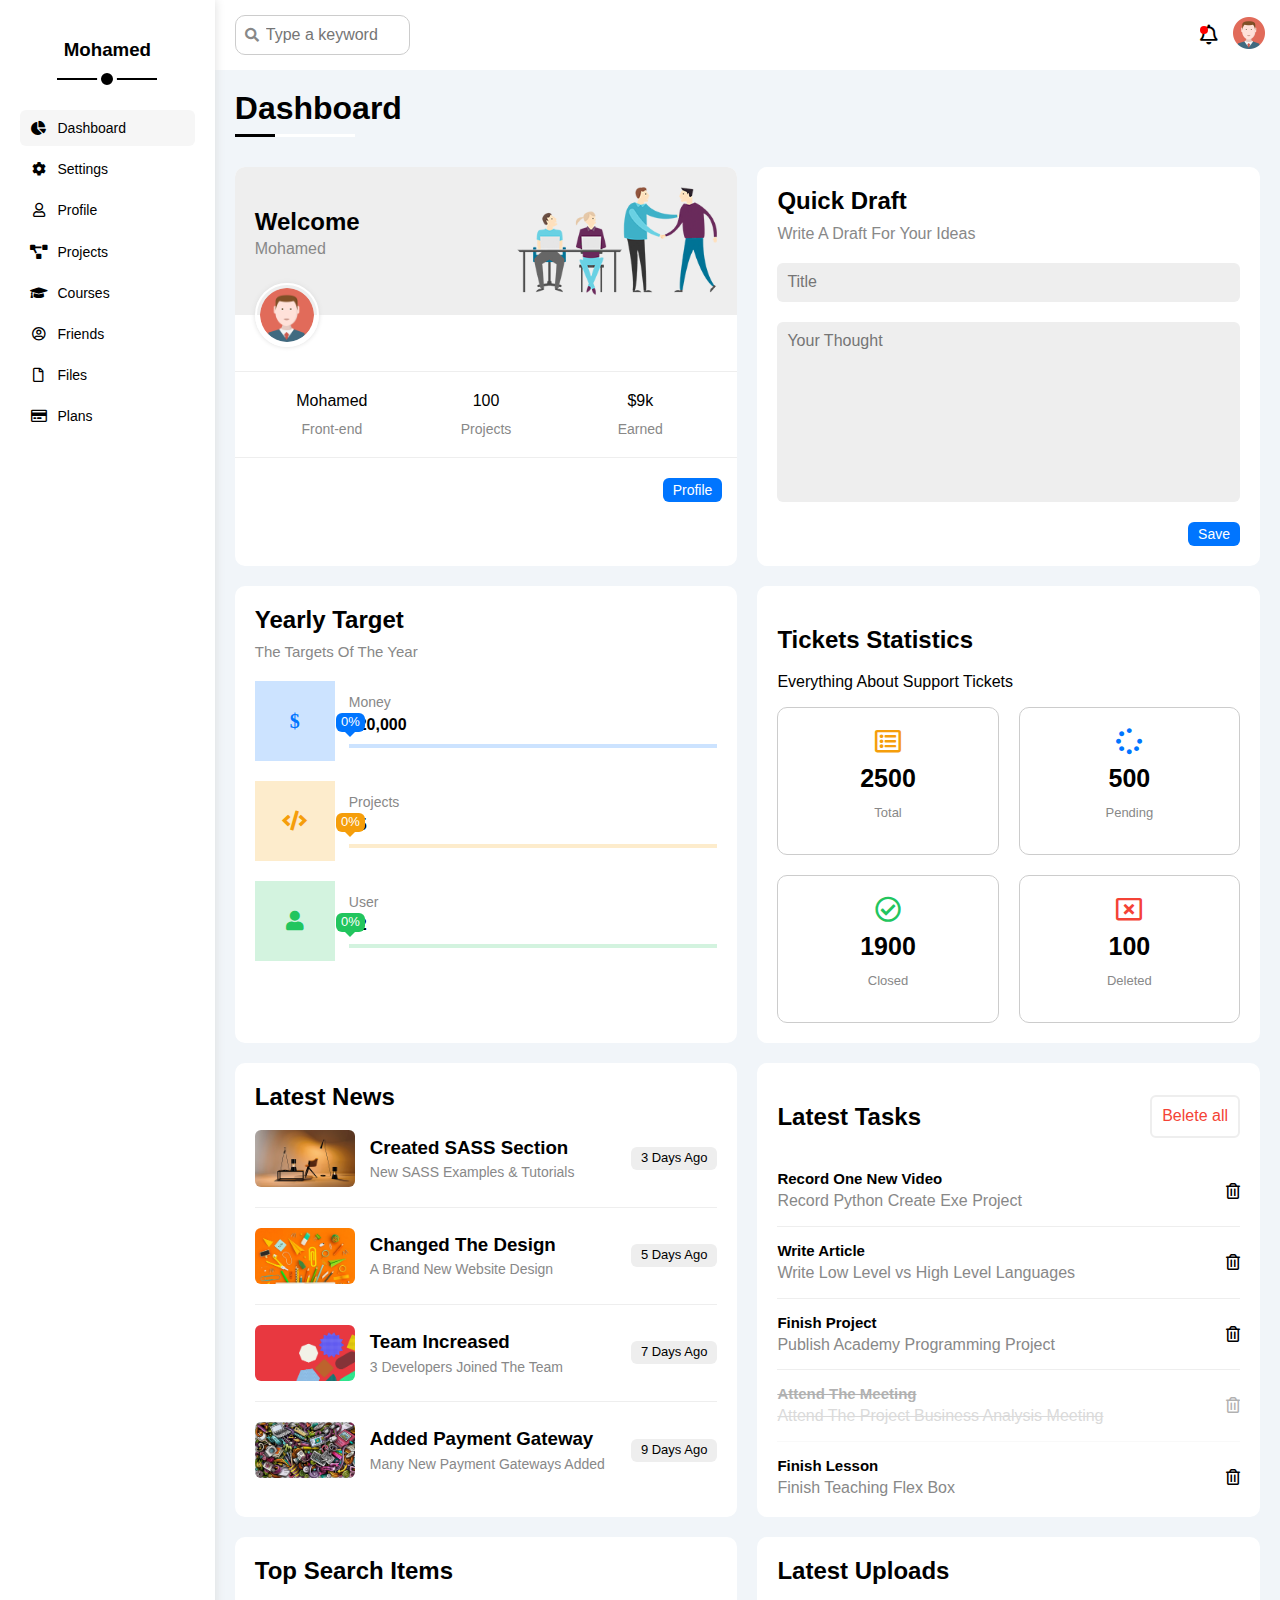
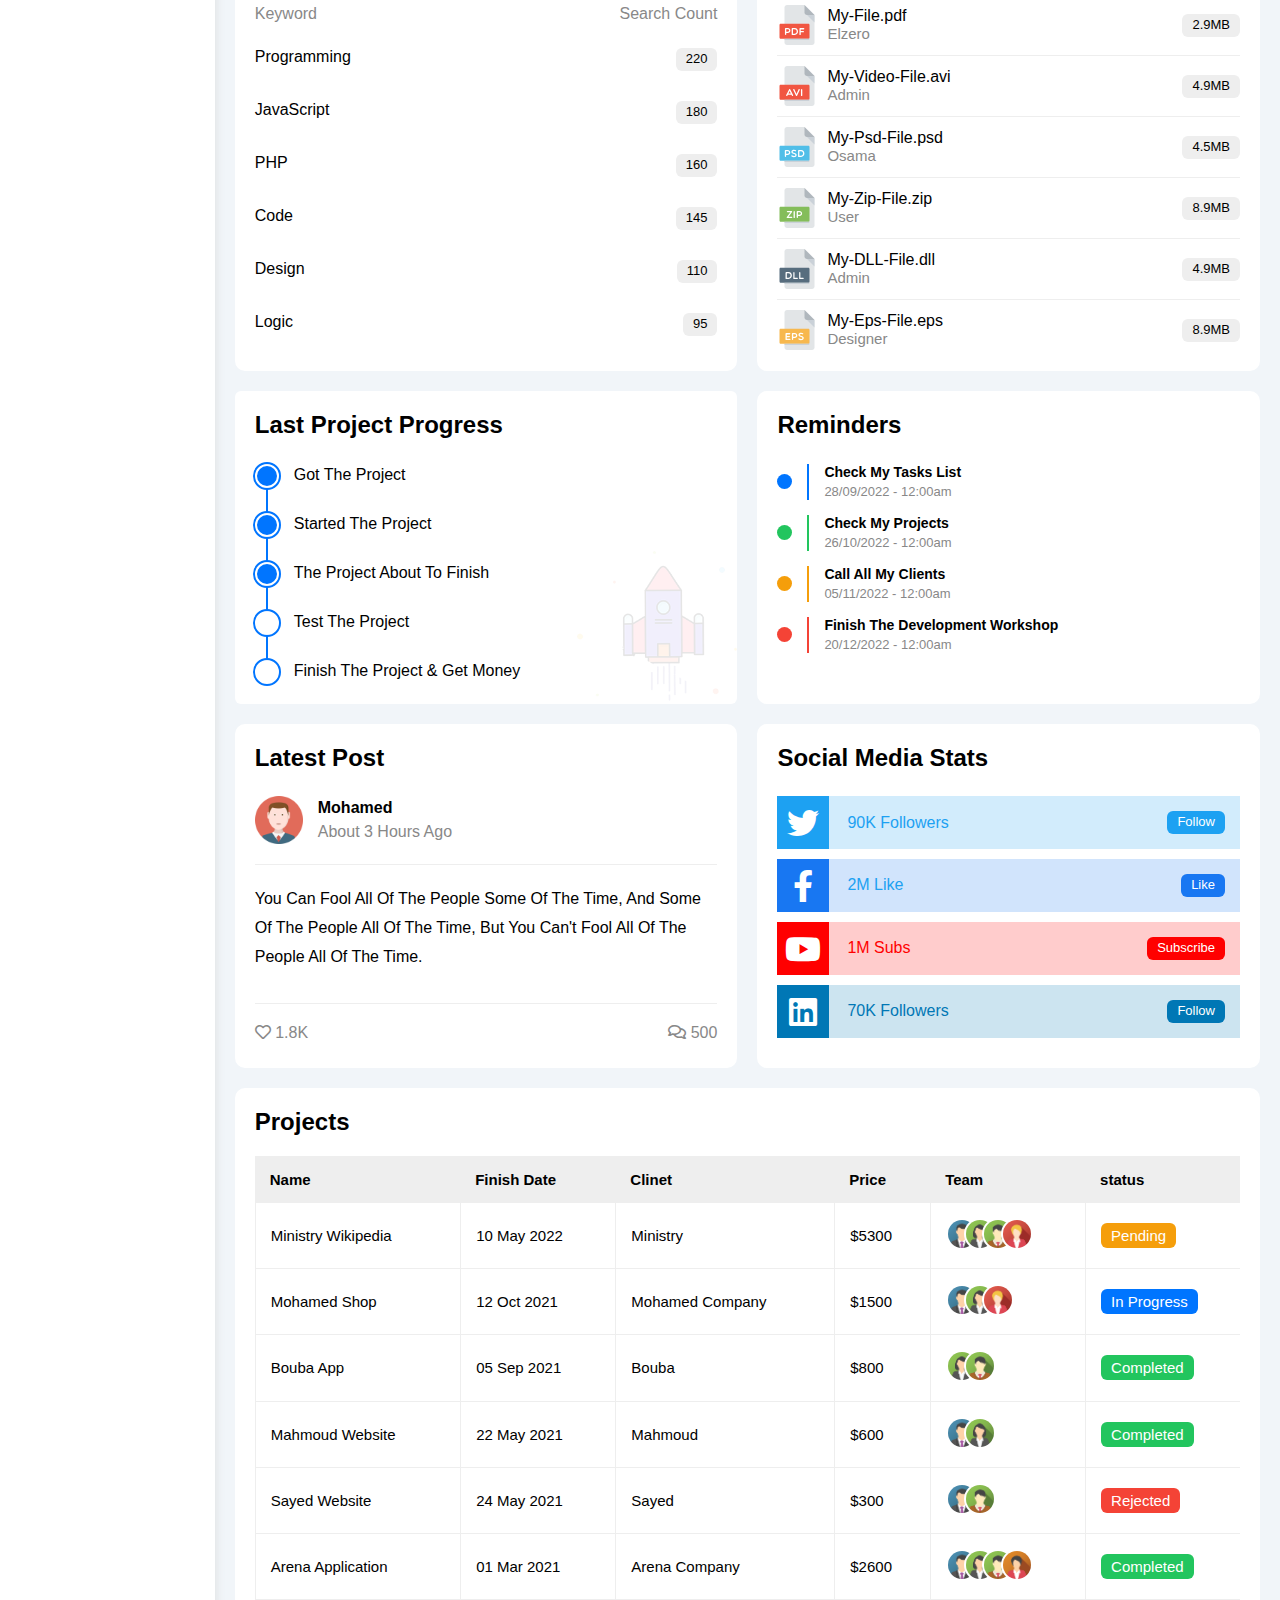
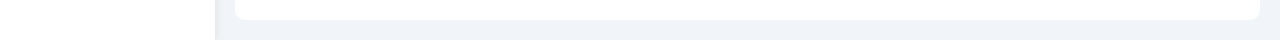
<file: index.html>
<!DOCTYPE html>
<html lang="en">
  <head>
    <meta charset="UTF-8" />
    <meta http-equiv="X-UA-Compatible" content="IE=edge" />
    <meta name="viewport" content="width=device-width, initial-scale=1.0" />
    <meta name="description" content="This is the Dashbord Page" />
    <link rel="stylesheet" href="CSS/Normalize.css" />
    <link rel="stylesheet" href="CSS/all.css" />
    <link rel="stylesheet" href="CSS/framework.css" />
    <link rel="stylesheet" href="CSS/Home-page.css" />
    <title>Home Page</title>
  </head>
  <body>
    <div class="page d-flex">
      <div class="sidebar bg-white p-20 p-relative">
        <h3 class="p-relative txt-c mt0">Mohamed</h3>
        <ul class="links">
          <li>
            <a
              class="active d-flex align-center fs-14 c-black rad-6 p-10"
              href="index.html"
            >
              <i class="fa-solid fa-chart-pie fa-fw"></i>
              <span class="hide-in-mobile">Dashboard</span>
            </a>
          </li>
          <li>
            <a
              class="d-flex align-center fs-14 c-black rad-6 p-10"
              href="settings.html"
            >
              <i class="fa-solid fa-gear fa-fw"></i>
              <span class="hide-in-mobile">Settings</span>
            </a>
          </li>
          <li>
            <a
              class="d-flex align-center fs-14 c-black rad-6 p-10"
              href="profile.html"
            >
              <i class="fa-regular fa-user fa-fw"></i>
              <span class="hide-in-mobile">Profile</span>
            </a>
          </li>
          <li>
            <a
              class="d-flex align-center fs-14 c-black rad-6 p-10"
              href="projects.html"
            >
              <i class="fa-solid fa-diagram-project fa-fw"></i>
              <span class="hide-in-mobile">Projects</span>
            </a>
          </li>
          <li>
            <a
              class="d-flex align-center fs-14 c-black rad-6 p-10"
              href="courses.html"
            >
              <i class="fa-solid fa-graduation-cap fa-fw"></i>
              <span class="hide-in-mobile">Courses</span>
            </a>
          </li>
          <li>
            <a
              class="d-flex align-center fs-14 c-black rad-6 p-10"
              href="friends.html"
            >
              <i class="fa-regular fa-circle-user fa-fw"></i>
              <span class="hide-in-mobile">Friends</span>
            </a>
          </li>
          <li>
            <a
              class="d-flex align-center fs-14 c-black rad-6 p-10"
              href="files.html"
            >
              <i class="fa-regular fa-file fa-fw"></i>
              <span class="hide-in-mobile">Files</span>
            </a>
          </li>
          <li>
            <a
              class="d-flex align-center fs-14 c-black rad-6 p-10"
              href="plans.html"
            >
              <i class="fa-regular fa-credit-card fa-fw"></i>
              <span class="hide-in-mobile">Plans</span>
            </a>
          </li>
        </ul>
      </div>
      <div class="content w-full">
        <!-- Header -->
        <header class="bg-white p-15 between-flex">
          <div class="search">
            <input
              class="p-10"
              type="search"
              name="search"
              id="search"
              placeholder="Type a keyword"
            />
          </div>
          <div class="icons d-flex align-center">
            <span class="notifiction p-relative">
              <i class="fa-regular fa-bell fa-lg"></i>
            </span>
            <div class="img">
              <img loading="lazy" src="Images/Avaters/avatar.png" alt="" />
              <i class="fas fa-camera fa-lg"></i>
            </div>
          </div>
        </header>
        <!-- Header -->
        <!-- Dashboard -->
        <h1 class="p-relative">Dashboard</h1>
        <div class="wrapper d-grid gap-20 ml-20 mr-20">
          <div class="welcome bg-white rad-10 txt-c-mobile block-mobile">
            <div class="intro p-20 between-flex bg-eee">
              <div class="w-full">
                <h2 class="m-0">Welcome</h2>
                <p class="c-grey mt-5">Mohamed</p>
              </div>
              <img
                loading="lazy"
                src="Images/welcome.png"
                alt="Welcoming image"
                class="hide-in-mobile"
              />
            </div>
            <img
              loading="lazy"
              src="Images/Avaters/avatar.png"
              alt="Avatar"
              class="avatar ml-20"
            />
            <div class="body txt-c d-flex p-20 mt-20 mb-20 block-mobile">
              <div>
                Mohamed
                <span class="d-block c-grey fs-14 mt-10">Front-end</span>
              </div>
              <div>
                100 <span class="d-block c-grey fs-14 mt-10">Projects</span>
              </div>
              <div>
                $9k <span class="d-block c-grey fs-14 mt-10">Earned</span>
              </div>
            </div>
            <a
              href="profile.html"
              class="visit d-block fs-14 rad-6 c-white w-fit btn-shape bg-blue"
              >Profile</a
            >
          </div>
          <!-- Quick Widget -->
          <div class="quick-draft p-20 bg-white rad-10">
            <h2 class="mt-0 mb-10 txt-c-mobile">Quick Draft</h2>
            <p class="mt-0 mb-20 c-grey f-15 txt-c-mobile">
              Write A Draft For Your Ideas
            </p>
            <form>
              <input
                class="d-block w-full mb-20 p-10 b-none bg-eee rad-6"
                type="text"
                placeholder="Title"
              />
              <textarea
                class="d-block w-full mb-20 p-10 b-none bg-eee rad-6"
                placeholder="Your Thought"
              ></textarea>
              <input
                class="save d-block fs-14 bg-blue c-white b-none w-fit btn-shape"
                type="submit"
                value="Save"
              />
            </form>
          </div>
          <!-- Quick Widget -->
          <!-- Targets -->
          <div class="targets p-20 bg-white rad-10">
            <h2 class="mt-0 mb-10 txt-c-mobile">Yearly Target</h2>
            <p class="mt-0 mb-20 c-grey txt-c-mobile fs-15">
              The Targets Of The Year
            </p>
            <div
              class="target-row mb-20 money blue center-flex f-column-mobile"
            >
              <div class="icon center-flex align-center-mobile">
                <i class="fa-solid fa-dollar-sign fa-lg c-blue"></i>
              </div>
              <div class="details">
                <span class="fs-14 c-grey">Money</span>
                <span class="d-block mt-5 mb-10 fw-bold">$20,000</span>
                <div class="progress p-relative">
                  <span class="bg-blue blue prog" data-goal="40%">
                    <span class="bg-blue" data-the="40%">0%</span>
                  </span>
                </div>
              </div>
            </div>
            <div
              class="target-row mb-20 project orange center-flex f-column-mobile"
            >
              <div class="icon center-flex align-center-mobile">
                <i class="fa-solid fa-code fa-lg c-orange"></i>
              </div>
              <div class="details">
                <span class="fs-14 c-grey">Projects</span>
                <span class="d-block mt-5 mb-10 fw-bold">25</span>
                <div class="progress p-relative">
                  <span class="bg-orange orange prog" data-goal="70%">
                    <span class="bg-orange" data-the="70%">0%</span>
                  </span>
                </div>
              </div>
            </div>
            <div
              class="target-row mb-20 user green center-flex f-column-mobile"
            >
              <div class="icon center-flex align-center-mobile">
                <i class="fa-solid fa-user fa-lg c-green"></i>
              </div>
              <div class="details">
                <span class="fs-14 c-grey">User</span>
                <span class="d-block mt-5 mb-10 fw-bold">12</span>
                <div class="progress p-relative">
                  <span class="bg-green green prog" data-goal="60%">
                    <span class="bg-green" data-the="60%">0%</span>
                  </span>
                </div>
              </div>
            </div>
          </div>
          <!-- Targets -->
          <!-- Statistics -->
          <div class="statistics p-20 bg-white rad-10">
            <h2 class="txt-c-mobile">Tickets Statistics</h2>
            <p class="txt-c-mobile">Everything About Support Tickets</p>
            <div class="st-boxes txt-c d-flex gap-20 f-wrap">
              <div class="box p-20 rad-10 fs-13 c-grey or-box">
                <i
                  class="fa-regular fa-rectangle-list fa-2x mb-10 c-orange"
                ></i>
                <div class="number c-black fw-bold fs-25 mb-5">2500</div>
                <p class="">Total</p>
              </div>
              <div class="box p-20 rad-10 fs-13 c-grey bu-box">
                <i class="fa-solid fa-spinner fa-2x mb-10 c-blue"></i>
                <div class="number c-black fw-bold fs-25 mb-5">500</div>
                <p class="">Pending</p>
              </div>
              <div class="box p-20 rad-10 fs-13 c-grey gr-box">
                <i class="fa-regular fa-circle-check fa-2x mb-10 c-green"></i>
                <div class="number c-black fw-bold fs-25 mb-5">1900</div>
                <p class="">Closed</p>
              </div>
              <div class="box p-20 rad-10 fs-13 c-grey rd-box">
                <i class="fa-regular fa-rectangle-xmark fa-2x mb-10 c-red"></i>
                <div class="number c-black fw-bold fs-25 mb-5">100</div>
                <p class="">Deleted</p>
              </div>
            </div>
          </div>
          <!-- Statistics -->
          <!-- News -->
          <div class="news p-20 bg-white rad-10 txt-c-mobile">
            <h2 class="mt-0 mb-20">Latest News</h2>
            <div class="news-box d-flex align-center f-column-mobile">
              <img loading="lazy" src="Images/News/news-01.png" alt="" />
              <div class="info">
                <h3>Created SASS Section</h3>
                <p class="fs-14 m-0 c-grey">New SASS Examples & Tutorials</p>
              </div>
              <div class="time btn-shape bg-eee fs-13 label">3 Days Ago</div>
            </div>
            <div class="news-box d-flex align-center f-column-mobile">
              <img loading="lazy" src="Images/News/news-02.png" alt="" />
              <div class="info">
                <h3>Changed The Design</h3>
                <p class="fs-14 m-0 c-grey">A Brand New Website Design</p>
              </div>
              <div class="time btn-shape bg-eee fs-13 label">5 Days Ago</div>
            </div>
            <div class="news-box d-flex align-center f-column-mobile">
              <img loading="lazy" src="Images/News/news-03.png" alt="" />
              <div class="info">
                <h3>Team Increased</h3>
                <p class="fs-14 m-0 c-grey">3 Developers Joined The Team</p>
              </div>
              <div class="time btn-shape bg-eee fs-13 label">7 Days Ago</div>
            </div>
            <div class="news-box d-flex align-center f-column-mobile">
              <img loading="lazy" src="Images/News/news-04.png" alt="" />
              <div class="info">
                <h3>Added Payment Gateway</h3>
                <p class="fs-14 m-0 c-grey">Many New Payment Gateways Added</p>
              </div>
              <div class="time btn-shape bg-eee fs-13 label">9 Days Ago</div>
            </div>
          </div>
          <!-- News -->
          <!-- Tasks -->
          <div class="tasks bg-white p-20 rad-10">
            <div class="head between-flex mt-0 mb-20 f-column-mobile">
              <h2>Latest Tasks</h2>
              <button class="p-10 c-red rad-6">Belete all</button>
            </div>
            <div class="task d-flex align-center">
              <div class="info f-1">
                <h3 class="mt-0 mb-5 fs-15">Record One New Video</h3>
                <p class="m-0 c-grey">Record Python Create Exe Project</p>
              </div>
              <i class="fa-regular fa-trash-can delete"></i>
            </div>
            <div class="task d-flex align-center">
              <div class="info f-1">
                <h3 class="mt-0 mb-5 fs-15">Write Article</h3>
                <p class="m-0 c-grey">
                  Write Low Level vs High Level Languages
                </p>
              </div>
              <i class="fa-regular fa-trash-can delete"></i>
            </div>
            <div class="task d-flex align-center">
              <div class="info f-1">
                <h3 class="mt-0 mb-5 fs-15">Finish Project</h3>
                <p class="m-0 c-grey">Publish Academy Programming Project</p>
              </div>
              <i class="fa-regular fa-trash-can delete"></i>
            </div>
            <div class="task d-flex align-center done">
              <div class="info f-1">
                <h3 class="mt-0 mb-5 fs-15">Attend The Meeting</h3>
                <p class="m-0 c-grey">
                  Attend The Project Business Analysis Meeting
                </p>
              </div>
              <i class="fa-regular fa-trash-can delete"></i>
            </div>
            <div class="task d-flex align-center">
              <div class="info f-1">
                <h3 class="mt-0 mb-5 fs-15">Finish Lesson</h3>
                <p class="m-0 c-grey">Finish Teaching Flex Box</p>
              </div>
              <i class="fa-regular fa-trash-can delete"></i>
            </div>
          </div>
          <!-- Tasks -->
          <!-- Search -->
          <div class="search p-20 bg-white rad-10">
            <h2 class="mt-0 mb-20 txt-c-mobile">Top Search Items</h2>
            <div class="item-head d-flex space-between c-grey mb-10">
              <div>Keyword</div>
              <div>Search Count</div>
            </div>
            <div class="items d-flex space-between pt-15 pb-15">
              <div>Programming</div>
              <div class="bg-eee fs-13 btn-shape">220</div>
            </div>
            <div class="items d-flex space-between pt-15 pb-15">
              <div>JavaScript</div>
              <div class="bg-eee btn-shape fs-13">180</div>
            </div>
            <div class="items d-flex space-between pt-15 pb-15">
              <div>PHP</div>
              <div class="bg-eee btn-shape fs-13">160</div>
            </div>
            <div class="items d-flex space-between pt-15 pb-15">
              <div>Code</div>
              <div class="bg-eee btn-shape fs-13">145</div>
            </div>
            <div class="items d-flex space-between pt-15 pb-15">
              <div>Design</div>
              <div class="bg-eee btn-shape fs-13">110</div>
            </div>
            <div class="items d-flex space-between pt-15 pb-15">
              <div>Logic</div>
              <div class="bg-eee btn-shape fs-13">95</div>
            </div>
          </div>
          <!-- Search -->
          <!-- Top Uploaded -->
          <div class="latest-uploads p-20 bg-white rad-10">
            <h2 class="mt-0 mb-20 txt-c-mobile">Latest Uploads</h2>
            <ul class="m-0">
              <li class="between-flex pb-10 mb-10">
                <div class="d-flex align-center">
                  <img
                    loading="lazy"
                    class="mr-10"
                    src="Images/pdf.svg"
                    alt=""
                  />
                  <div>
                    <span class="d-block">My-File.pdf</span>
                    <span class="fs-15 c-grey">Elzero</span>
                  </div>
                </div>
                <div class="bg-eee btn-shape fs-13">2.9MB</div>
              </li>
              <li class="between-flex pb-10 mb-10">
                <div class="d-flex align-center">
                  <img
                    loading="lazy"
                    class="mr-10"
                    src="Images/avi.svg"
                    alt=""
                  />
                  <div>
                    <span class="d-block">My-Video-File.avi</span>
                    <span class="fs-15 c-grey">Admin</span>
                  </div>
                </div>
                <div class="bg-eee btn-shape fs-13">4.9MB</div>
              </li>
              <li class="between-flex pb-10 mb-10">
                <div class="d-flex align-center">
                  <img
                    loading="lazy"
                    class="mr-10"
                    src="Images/psd.svg"
                    alt=""
                  />
                  <div>
                    <span class="d-block">My-Psd-File.psd</span>
                    <span class="fs-15 c-grey">Osama</span>
                  </div>
                </div>
                <div class="bg-eee btn-shape fs-13">4.5MB</div>
              </li>
              <li class="between-flex pb-10 mb-10">
                <div class="d-flex align-center">
                  <img
                    loading="lazy"
                    class="mr-10"
                    src="Images/zip.svg"
                    alt=""
                  />
                  <div>
                    <span class="d-block">My-Zip-File.zip</span>
                    <span class="fs-15 c-grey">User</span>
                  </div>
                </div>
                <div class="bg-eee btn-shape fs-13">8.9MB</div>
              </li>
              <li class="between-flex pb-10 mb-10">
                <div class="d-flex align-center">
                  <img
                    loading="lazy"
                    class="mr-10"
                    src="Images/dll.svg"
                    alt=""
                  />
                  <div>
                    <span class="d-block">My-DLL-File.dll</span>
                    <span class="fs-15 c-grey">Admin</span>
                  </div>
                </div>
                <div class="bg-eee btn-shape fs-13">4.9MB</div>
              </li>
              <li class="between-flex">
                <div class="d-flex align-center">
                  <img
                    loading="lazy"
                    class="mr-10"
                    src="Images/eps.svg"
                    alt=""
                  />
                  <div>
                    <span class="d-block">My-Eps-File.eps</span>
                    <span class="fs-15 c-grey">Designer</span>
                  </div>
                </div>
                <div class="bg-eee btn-shape fs-13">8.9MB</div>
              </li>
            </ul>
          </div>
          <!-- Top Uploaded -->
          <!-- Project Progress -->
          <div class="progress bg-white p-relative p-20 rad-6">
            <h2 class="mt-0 mb-20 txt-c-mobile">Last Project Progress</h2>
            <ul class="p-relative">
              <li class="mt-25 d-flex align-center done">Got The Project</li>
              <li class="mt-25 d-flex align-center done">
                Started The Project
              </li>
              <li class="mt-25 d-flex align-center done">
                The Project About To Finish
              </li>
              <li class="mt-25 d-flex align-center current">
                Test The Project
              </li>
              <li class="mt-25 d-flex align-center">
                Finish The Project & Get Money
              </li>
            </ul>
            <img loading="lazy" src="Images/project.png" alt="" />
          </div>
          <!-- Project Progress -->
          <!-- Reminders -->
          <div class="reminders p-20 bg-white rad-10 p-relative">
            <h2 class="mt-0 mb-25 txt-c-mobile">Reminders</h2>
            <ul class="m-0">
              <li class="d-flex align-center mt-15">
                <div class="key bg-blue mr-15 d-block rad-half"></div>
                <div class="pl-15 blue">
                  <p class="fs-14 fw-bold mt-0 mb-5 fs-11-mobile">
                    Check My Tasks List
                  </p>
                  <div class="fs-13 c-grey">28/09/2022 - 12:00am</div>
                </div>
              </li>
              <li class="d-flex align-center mt-15">
                <div class="key bg-green mr-15 d-block rad-half"></div>
                <div class="pl-15 green">
                  <p class="fs-14 fw-bold mt-0 mb-5 fs-11-mobile">
                    Check My Projects
                  </p>
                  <div class="fs-13 c-grey">26/10/2022 - 12:00am</div>
                </div>
              </li>
              <li class="d-flex align-center mt-15">
                <div class="key bg-orange mr-15 d-block rad-half"></div>
                <div class="pl-15 orange">
                  <p class="fs-14 fw-bold mt-0 mb-5 fs-11-mobile">
                    Call All My Clients
                  </p>
                  <div class="fs-13 c-grey">05/11/2022 - 12:00am</div>
                </div>
              </li>
              <li class="d-flex align-center mt-15">
                <div class="key bg-red mr-15 d-block rad-half"></div>
                <div class="pl-15 red">
                  <p class="fs-14 fw-bold mt-0 mb-5 fs-11-mobile">
                    Finish The Development Workshop
                  </p>
                  <div class="fs-13 c-grey">20/12/2022 - 12:00am</div>
                </div>
              </li>
            </ul>
          </div>
          <!-- Reminders -->
          <!-- Post -->
          <div class="latest-post p-20 bg-white rad-10 p-relative">
            <h2 class="mt-0 mb-25 txt-c-mobile">Latest Post</h2>
            <div class="top d-flex align-center">
              <img
                loading="lazy"
                class="avatar mr-15"
                src="Images/Avaters/avatar.png"
                alt=""
              />
              <div class="info">
                <span class="d-block mb-5 fw-bold txt-c-mobile">Mohamed</span>
                <span class="c-grey txt-c-mobile fs-15-mobile"
                  >About 3 Hours Ago</span
                >
              </div>
            </div>
            <div class="post-content txt-c-mobile pt-20 pb-20 mt-20 mb-20">
              You can fool all of the people some of the time, and some of the
              people all of the time, but you can't fool all of the people all
              of the time.
            </div>
            <div class="post-stats between-flex c-grey">
              <div>
                <i class="fa-regular fa-heart"></i>
                <span>1.8K</span>
              </div>
              <div>
                <i class="fa-regular fa-comments"></i>
                <span>500</span>
              </div>
            </div>
          </div>
          <!-- Post -->
          <!-- social Medai -->
          <div class="social p-20 bg-white rad-10 p-relative">
            <h2 class="mt-0 mb-25 txt-c-mobile">Social Media Stats</h2>
            <div class="box twiter p-15 p-relative mb-10 between-flex">
              <i
                class="fa-brands fa-twitter fa-2x c-white h-full center-flex"
              ></i
              ><span>90K Followers</span>
              <a href="#" class="fs-13 c-white btn-shape">Follow</a>
            </div>
            <div class="box facebook p-15 p-relative mb-10 between-flex">
              <i
                class="fa-brands fa-facebook-f fa-2x c-white h-full center-flex"
              ></i
              ><span>2M Like</span
              ><a href="#" class="fs-13 c-white btn-shape">Like</a>
            </div>
            <div class="box youtube p-15 p-relative mb-10 between-flex">
              <i
                class="fa-brands fa-youtube fa-2x c-white h-full center-flex"
              ></i
              ><span>1M Subs</span
              ><a href="#" class="fs-13 c-white btn-shape">Subscribe</a>
            </div>
            <div class="box linkedin p-15 p-relative mb-10 between-flex">
              <i
                class="fa-brands fa-linkedin fa-2x c-white h-full center-flex"
              ></i
              ><span>70K Followers</span
              ><a href="#" class="fs-13 c-white btn-shape">Follow</a>
            </div>
          </div>
          <!-- social Medai -->
        </div>
        <!-- Dashboard -->
        <!-- Project Table -->
        <div class="project p-20 bg-white rad-10 m-20">
          <h2 class="mt-0 mb-20 txt-c-mobile">Projects</h2>
          <div class="responsive-tabel">
            <table class="fs-15 w-full">
              <thead>
                <tr>
                  <td>Name</td>
                  <td>Finish Date</td>
                  <td>Clinet</td>
                  <td>Price</td>
                  <td>Team</td>
                  <td>status</td>
                </tr>
              </thead>
              <tbody>
                <tr>
                  <td>Ministry Wikipedia</td>
                  <td>10 May 2022</td>
                  <td>Ministry</td>
                  <td>$5300</td>
                  <td>
                    <img loading="lazy" src="Images/Team/team-01.png" alt="" />
                    <img loading="lazy" src="Images/Team/team-02.png" alt="" />
                    <img loading="lazy" src="Images/Team/team-03.png" alt="" />
                    <img loading="lazy" src="Images/Team/team-05.png" alt="" />
                  </td>
                  <td>
                    <span class="label btn-shape bg-orange c-white"
                      >Pending</span
                    >
                  </td>
                </tr>
                <tr>
                  <td>Mohamed Shop</td>
                  <td>12 Oct 2021</td>
                  <td>Mohamed Company</td>
                  <td>$1500</td>
                  <td>
                    <img loading="lazy" src="Images/Team/team-01.png" alt="" />
                    <img loading="lazy" src="Images/Team/team-02.png" alt="" />
                    <img loading="lazy" src="Images/Team/team-05.png" alt="" />
                  </td>
                  <td>
                    <span class="label btn-shape bg-blue c-white"
                      >In Progress</span
                    >
                  </td>
                </tr>
                <tr>
                  <td>Bouba App</td>
                  <td>05 Sep 2021</td>
                  <td>Bouba</td>
                  <td>$800</td>
                  <td>
                    <img loading="lazy" src="Images/Team/team-02.png" alt="" />
                    <img loading="lazy" src="Images/Team/team-03.png" alt="" />
                  </td>
                  <td>
                    <span class="label btn-shape bg-green c-white"
                      >Completed</span
                    >
                  </td>
                </tr>
                <tr>
                  <td>Mahmoud Website</td>
                  <td>22 May 2021</td>
                  <td>Mahmoud</td>
                  <td>$600</td>
                  <td>
                    <img loading="lazy" src="Images/Team/team-01.png" alt="" />
                    <img loading="lazy" src="Images/Team/team-02.png" alt="" />
                  </td>
                  <td>
                    <span class="label btn-shape bg-green c-white"
                      >Completed</span
                    >
                  </td>
                </tr>
                <tr>
                  <td>Sayed Website</td>
                  <td>24 May 2021</td>
                  <td>Sayed</td>
                  <td>$300</td>
                  <td>
                    <img loading="lazy" src="Images/Team/team-01.png" alt="" />
                    <img loading="lazy" src="Images/Team/team-03.png" alt="" />
                  </td>
                  <td>
                    <span class="label btn-shape bg-red c-white">Rejected</span>
                  </td>
                </tr>
                <tr>
                  <td>Arena Application</td>
                  <td>01 Mar 2021</td>
                  <td>Arena Company</td>
                  <td>$2600</td>
                  <td>
                    <img loading="lazy" src="Images/Team/team-01.png" alt="" />
                    <img loading="lazy" src="Images/Team/team-02.png" alt="" />
                    <img loading="lazy" src="Images/Team/team-03.png" alt="" />
                    <img loading="lazy" src="Images/Team/team-04.png" alt="" />
                  </td>
                  <td>
                    <span class="label btn-shape bg-green c-white"
                      >Completed</span
                    >
                  </td>
                </tr>
              </tbody>
            </table>
          </div>
        </div>
        <!-- Project Table -->
      </div>
    </div>
    <script src="JavaScript/Main.js"></script>
  </body>
</html>
</file>
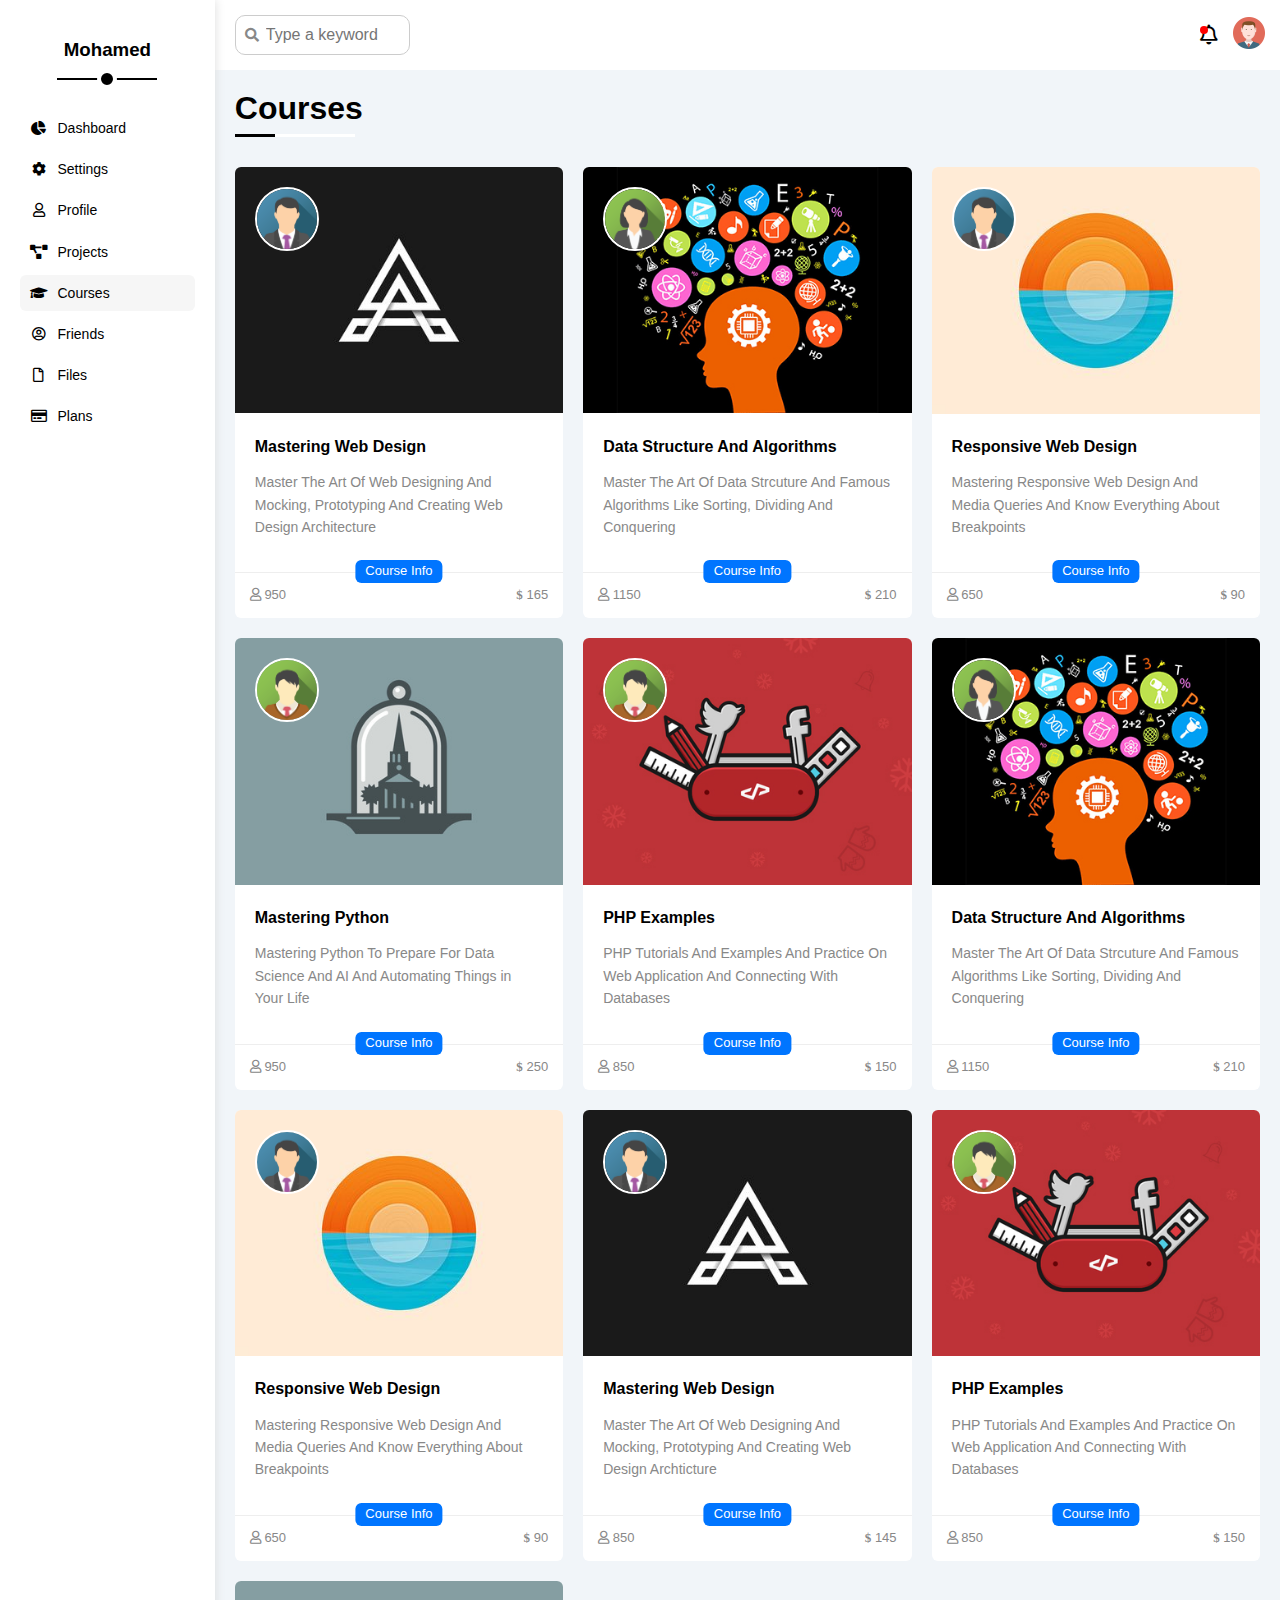
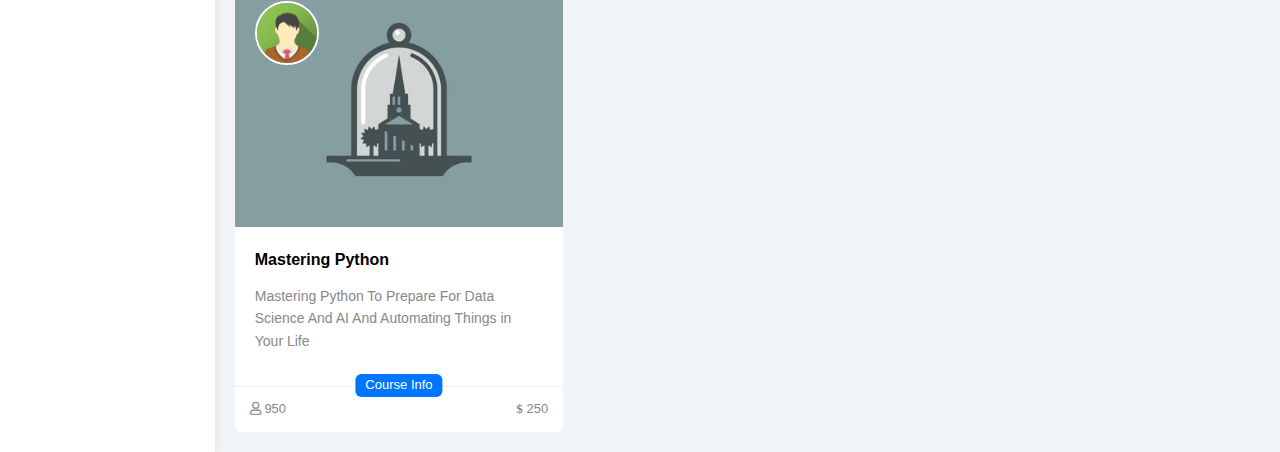
<file: courses.html>
<!DOCTYPE html>
<html lang="en">
  <head>
    <meta charset="UTF-8" />
    <meta http-equiv="X-UA-Compatible" content="IE=edge" />
    <meta name="viewport" content="width=device-width, initial-scale=1.0" />
    <meta name="description" content="This is the Profile Page" />
    <link rel="stylesheet" href="CSS/Normalize.css" />
    <link rel="stylesheet" href="CSS/all.css" />
    <link rel="stylesheet" href="CSS/framework.css" />
    <link rel="stylesheet" href="CSS/Home-page.css" />
    <link rel="stylesheet" href="CSS/courses.css" />
    <title>Courses</title>
  </head>
  <body>
    <div class="page d-flex">
      <div class="sidebar bg-white p-20 p-relative">
        <h3 class="p-relative txt-c mt0">Mohamed</h3>
        <ul class="links">
          <li>
            <a
              class="d-flex align-center fs-14 c-black rad-6 p-10"
              href="index.html"
            >
              <i class="fa-solid fa-chart-pie fa-fw"></i>
              <span class="hide-in-mobile">Dashboard</span>
            </a>
          </li>
          <li>
            <a
              class="d-flex align-center fs-14 c-black rad-6 p-10"
              href="settings.html"
            >
              <i class="fa-solid fa-gear fa-fw"></i>
              <span class="hide-in-mobile">Settings</span>
            </a>
          </li>
          <li>
            <a
              class="d-flex align-center fs-14 c-black rad-6 p-10"
              href="profile.html"
            >
              <i class="fa-regular fa-user fa-fw"></i>
              <span class="hide-in-mobile">Profile</span>
            </a>
          </li>
          <li>
            <a
              class="d-flex align-center fs-14 c-black rad-6 p-10"
              href="projects.html"
            >
              <i class="fa-solid fa-diagram-project fa-fw"></i>
              <span class="hide-in-mobile">Projects</span>
            </a>
          </li>
          <li>
            <a
              class="active d-flex align-center fs-14 c-black rad-6 p-10"
              href="courses.html"
            >
              <i class="fa-solid fa-graduation-cap fa-fw"></i>
              <span class="hide-in-mobile">Courses</span>
            </a>
          </li>
          <li>
            <a
              class="d-flex align-center fs-14 c-black rad-6 p-10"
              href="friends.html"
            >
              <i class="fa-regular fa-circle-user fa-fw"></i>
              <span class="hide-in-mobile">Friends</span>
            </a>
          </li>
          <li>
            <a
              class="d-flex align-center fs-14 c-black rad-6 p-10"
              href="files.html"
            >
              <i class="fa-regular fa-file fa-fw"></i>
              <span class="hide-in-mobile">Files</span>
            </a>
          </li>
          <li>
            <a
              class="d-flex align-center fs-14 c-black rad-6 p-10"
              href="plans.html"
            >
              <i class="fa-regular fa-credit-card fa-fw"></i>
              <span class="hide-in-mobile">Plans</span>
            </a>
          </li>
        </ul>
      </div>
      <div class="content w-full">
        <!-- Header -->
        <header class="bg-white p-15 between-flex">
          <div class="search">
            <input
              class="p-10"
              type="search"
              name="search"
              id="search"
              placeholder="Type a keyword"
            />
          </div>
          <div class="icons d-flex align-center">
            <span class="notifiction p-relative">
              <i class="fa-regular fa-bell fa-lg"></i>
            </span>
            <div class="img">
              <img src="Images/Avaters/avatar.png" alt="Avatar" />
              <i class="fas fa-camera fa-lg"></i>
            </div>
          </div>
        </header>
        <!-- Header -->
        <!-- Courses -->
        <h1 class="p-relative">Courses</h1>
        <div class="courses-page d-grid m-20 gap-20">
          <div class="course bg-white rad-6 p-relative">
            <img class="cover" src="Images/Courses/course-01.jpg" alt="An A" />
            <img class="instructor" src="Images/Team/team-01.png" alt="Man" />
            <div class="p-20">
              <h4 class="m-0">Mastering Web Design</h4>
              <p class="description c-grey mt-15 fs-14">
                Master The Art Of Web Designing And Mocking, Prototyping And
                Creating Web Design Architecture
              </p>
            </div>
            <div class="info p-15 p-relative between-flex">
              <span class="title bg-blue c-white btn-shape">Course Info</span>
              <span class="c-grey">
                <i class="fa-regular fa-user"></i>
                950
              </span>
              <span class="c-grey">
                <i class="fa-solid fa-dollar-sign"></i>
                165
              </span>
            </div>
          </div>
          <div class="course bg-white rad-6 p-relative">
            <img
              class="cover"
              src="Images/Courses/course-02.jpg"
              alt="Brain Thinking"
            />
            <img class="instructor" src="Images/Team/team-02.png" alt="Woman" />
            <div class="p-20">
              <h4 class="m-0">Data Structure And Algorithms</h4>
              <p class="description c-grey mt-15 fs-14">
                Master The Art Of Data Strcuture And Famous Algorithms Like
                Sorting, Dividing And Conquering
              </p>
            </div>
            <div class="info p-15 p-relative between-flex">
              <span class="title bg-blue c-white btn-shape">Course Info</span>
              <span class="c-grey">
                <i class="fa-regular fa-user"></i> 1150</span
              >
              <span class="c-grey"
                ><i class="fa-solid fa-dollar-sign"></i> 210</span
              >
            </div>
          </div>
          <div class="course bg-white rad-6 p-relative">
            <img
              class="cover"
              src="Images/Courses/course-03.jpg"
              alt="Half water and Half fire"
            />
            <img class="instructor" src="Images/Team/team-01.png" alt="Man" />
            <div class="p-20">
              <h4 class="m-0">Responsive Web Design</h4>
              <p class="description c-grey mt-15 fs-14">
                Mastering Responsive Web Design And Media Queries And Know
                Everything About Breakpoints
              </p>
            </div>
            <div class="info p-15 p-relative between-flex">
              <span class="title bg-blue c-white btn-shape">Course Info</span>
              <span class="c-grey">
                <i class="fa-regular fa-user"></i> 650</span
              >
              <span class="c-grey"
                ><i class="fa-solid fa-dollar-sign"></i> 90</span
              >
            </div>
          </div>
          <div class="course bg-white rad-6 p-relative">
            <img
              class="cover"
              src="Images/Courses/course-04.jpg"
              alt="Buliding in glass"
            />
            <img class="instructor" src="Images/Team/team-03.png" alt="Man" />
            <div class="p-20">
              <h4 class="m-0">Mastering Python</h4>
              <p class="description c-grey mt-15 fs-14">
                Mastering Python To Prepare For Data Science And AI And
                Automating Things in Your Life
              </p>
            </div>
            <div class="info p-15 p-relative between-flex">
              <span class="title bg-blue c-white btn-shape">Course Info</span>
              <span class="c-grey">
                <i class="fa-regular fa-user"></i> 950</span
              >
              <span class="c-grey"
                ><i class="fa-solid fa-dollar-sign"></i> 250</span
              >
            </div>
          </div>
          <div class="course bg-white rad-6 p-relative">
            <img class="cover" src="Images/Courses/course-05.jpg" alt="Tools" />
            <img class="instructor" src="Images/Team/team-03.png" alt="Man" />
            <div class="p-20">
              <h4 class="m-0">PHP Examples</h4>
              <p class="description c-grey mt-15 fs-14">
                PHP Tutorials And Examples And Practice On Web Application And
                Connecting With Databases
              </p>
            </div>
            <div class="info p-15 p-relative between-flex">
              <span class="title bg-blue c-white btn-shape">Course Info</span>
              <span class="c-grey">
                <i class="fa-regular fa-user"></i> 850</span
              >
              <span class="c-grey"
                ><i class="fa-solid fa-dollar-sign"></i> 150</span
              >
            </div>
          </div>
          <div class="course bg-white rad-6 p-relative">
            <img
              class="cover"
              src="Images/Courses/course-02.jpg"
              alt="Brain Thinking"
            />
            <img class="instructor" src="Images/Team/team-02.png" alt="Woman" />
            <div class="p-20">
              <h4 class="m-0">Data Structure And Algorithms</h4>
              <p class="description c-grey mt-15 fs-14">
                Master The Art Of Data Strcuture And Famous Algorithms Like
                Sorting, Dividing And Conquering
              </p>
            </div>
            <div class="info p-15 p-relative between-flex">
              <span class="title bg-blue c-white btn-shape">Course Info</span>
              <span class="c-grey">
                <i class="fa-regular fa-user"></i> 1150</span
              >
              <span class="c-grey"
                ><i class="fa-solid fa-dollar-sign"></i> 210</span
              >
            </div>
          </div>
          <div class="course bg-white rad-6 p-relative">
            <img
              class="cover"
              src="Images/Courses/course-03.jpg"
              alt="Half water and Half fire"
            />
            <img class="instructor" src="Images/Team/team-01.png" alt="Man" />
            <div class="p-20">
              <h4 class="m-0">Responsive Web Design</h4>
              <p class="description c-grey mt-15 fs-14">
                Mastering Responsive Web Design And Media Queries And Know
                Everything About Breakpoints
              </p>
            </div>
            <div class="info p-15 p-relative between-flex">
              <span class="title bg-blue c-white btn-shape">Course Info</span>
              <span class="c-grey">
                <i class="fa-regular fa-user"></i> 650</span
              >
              <span class="c-grey"
                ><i class="fa-solid fa-dollar-sign"></i> 90</span
              >
            </div>
          </div>
          <div class="course bg-white rad-6 p-relative">
            <img class="cover" src="Images/Courses/course-01.jpg" alt="An A" />
            <img class="instructor" src="Images/Team/team-01.png" alt="Man" />
            <div class="p-20">
              <h4 class="m-0">Mastering Web Design</h4>
              <p class="description c-grey mt-15 fs-14">
                Master The Art Of Web Designing And Mocking, Prototyping And
                Creating Web Design Archticture
              </p>
            </div>
            <div class="info p-15 p-relative between-flex">
              <span class="title bg-blue c-white btn-shape">Course Info</span>
              <span class="c-grey">
                <i class="fa-regular fa-user"></i> 850</span
              >
              <span class="c-grey"
                ><i class="fa-solid fa-dollar-sign"></i> 145</span
              >
            </div>
          </div>
          <div class="course bg-white rad-6 p-relative">
            <img class="cover" src="Images/Courses/course-05.jpg" alt="Tools" />
            <img class="instructor" src="Images/Team/team-03.png" alt="Man" />
            <div class="p-20">
              <h4 class="m-0">PHP Examples</h4>
              <p class="description c-grey mt-15 fs-14">
                PHP Tutorials And Examples And Practice On Web Application And
                Connecting With Databases
              </p>
            </div>
            <div class="info p-15 p-relative between-flex">
              <span class="title bg-blue c-white btn-shape">Course Info</span>
              <span class="c-grey">
                <i class="fa-regular fa-user"></i> 850</span
              >
              <span class="c-grey"
                ><i class="fa-solid fa-dollar-sign"></i> 150</span
              >
            </div>
          </div>
          <div class="course bg-white rad-6 p-relative">
            <img
              class="cover"
              src="Images/Courses/course-04.jpg"
              alt="Buliding in glass"
            />
            <img class="instructor" src="Images/Team/team-03.png" alt="Man" />
            <div class="p-20">
              <h4 class="m-0">Mastering Python</h4>
              <p class="description c-grey mt-15 fs-14">
                Mastering Python To Prepare For Data Science And AI And
                Automating Things in Your Life
              </p>
            </div>
            <div class="info p-15 p-relative between-flex">
              <span class="title bg-blue c-white btn-shape">Course Info</span>
              <span class="c-grey">
                <i class="fa-regular fa-user"></i> 950</span
              >
              <span class="c-grey"
                ><i class="fa-solid fa-dollar-sign"></i> 250</span
              >
            </div>
          </div>
        </div>
        <!-- Courses -->
      </div>
    </div>
  </body>
</html>
</file>
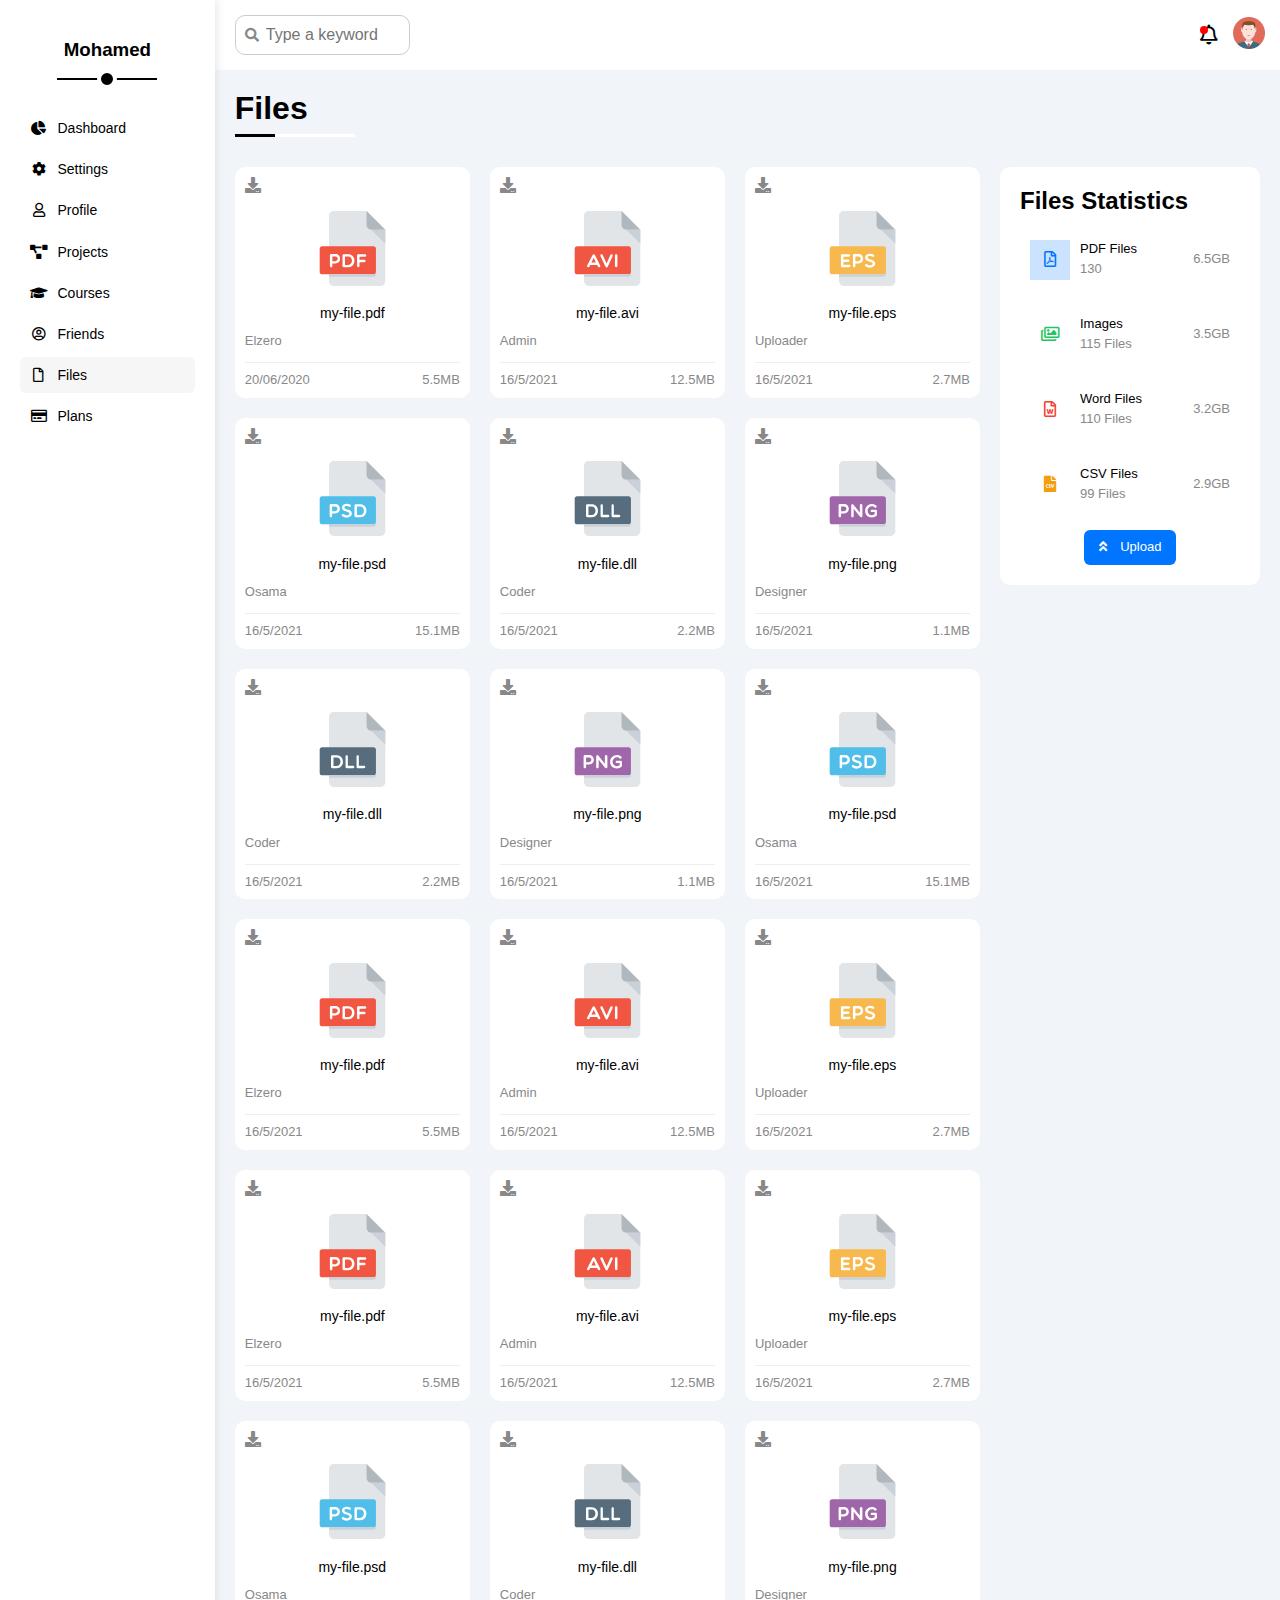
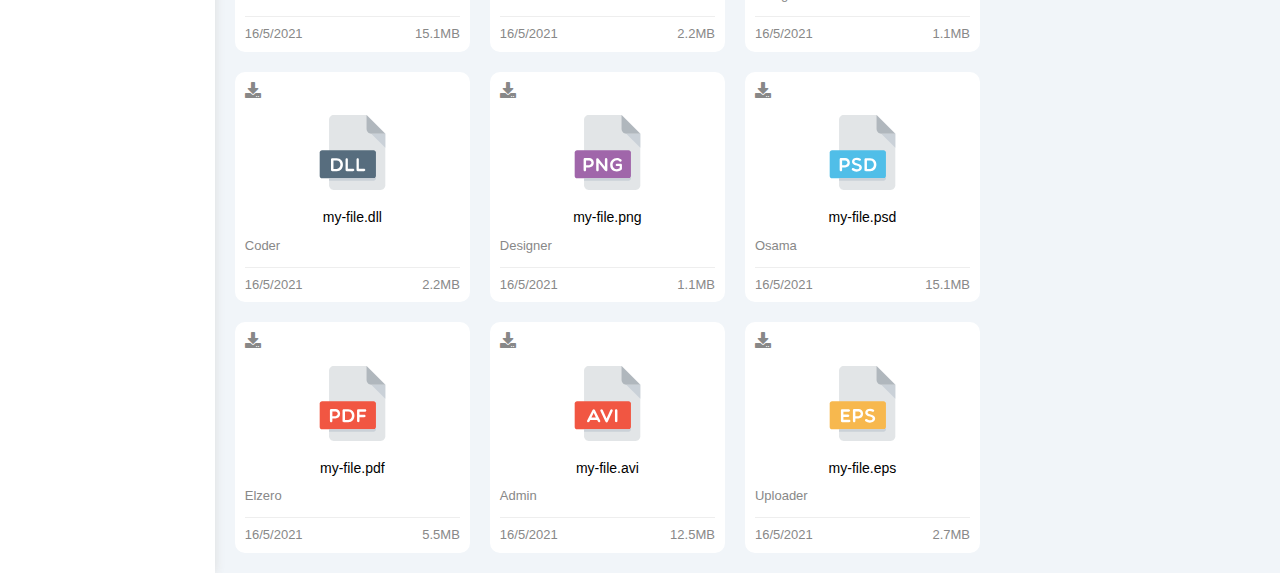
<file: files.html>
<!DOCTYPE html>
<html lang="en">
  <head>
    <meta charset="UTF-8" />
    <meta http-equiv="X-UA-Compatible" content="IE=edge" />
    <meta name="viewport" content="width=device-width, initial-scale=1.0" />
    <meta name="description" content="This is the Profile Page" />
    <link rel="stylesheet" href="CSS/Normalize.css" />
    <link rel="stylesheet" href="CSS/all.css" />
    <link rel="stylesheet" href="CSS/framework.css" />
    <link rel="stylesheet" href="CSS/Home-page.css" />
    <link rel="stylesheet" href="CSS/files.css" />
    <title>Files</title>
  </head>
  <body>
    <div class="page d-flex">
      <div class="sidebar bg-white p-20 p-relative">
        <h3 class="p-relative txt-c mt0">Mohamed</h3>
        <ul class="links">
          <li>
            <a
              class="d-flex align-center fs-14 c-black rad-6 p-10"
              href="index.html"
            >
              <i class="fa-solid fa-chart-pie fa-fw"></i>
              <span class="hide-in-mobile">Dashboard</span>
            </a>
          </li>
          <li>
            <a
              class="d-flex align-center fs-14 c-black rad-6 p-10"
              href="settings.html"
            >
              <i class="fa-solid fa-gear fa-fw"></i>
              <span class="hide-in-mobile">Settings</span>
            </a>
          </li>
          <li>
            <a
              class="d-flex align-center fs-14 c-black rad-6 p-10"
              href="profile.html"
            >
              <i class="fa-regular fa-user fa-fw"></i>
              <span class="hide-in-mobile">Profile</span>
            </a>
          </li>
          <li>
            <a
              class="d-flex align-center fs-14 c-black rad-6 p-10"
              href="projects.html"
            >
              <i class="fa-solid fa-diagram-project fa-fw"></i>
              <span class="hide-in-mobile">Projects</span>
            </a>
          </li>
          <li>
            <a
              class="d-flex align-center fs-14 c-black rad-6 p-10"
              href="courses.html"
            >
              <i class="fa-solid fa-graduation-cap fa-fw"></i>
              <span class="hide-in-mobile">Courses</span>
            </a>
          </li>
          <li>
            <a
              class="d-flex align-center fs-14 c-black rad-6 p-10"
              href="friends.html"
            >
              <i class="fa-regular fa-circle-user fa-fw"></i>
              <span class="hide-in-mobile">Friends</span>
            </a>
          </li>
          <li>
            <a
              class="active d-flex align-center fs-14 c-black rad-6 p-10"
              href="files.html"
            >
              <i class="fa-regular fa-file fa-fw"></i>
              <span class="hide-in-mobile">Files</span>
            </a>
          </li>
          <li>
            <a
              class="d-flex align-center fs-14 c-black rad-6 p-10"
              href="plans.html"
            >
              <i class="fa-regular fa-credit-card fa-fw"></i>
              <span class="hide-in-mobile">Plans</span>
            </a>
          </li>
        </ul>
      </div>
      <div class="content w-full">
        <!-- Header -->
        <header class="bg-white p-15 between-flex">
          <div class="search">
            <input
              class="p-10"
              type="search"
              name="search"
              id="search"
              placeholder="Type a keyword"
            />
          </div>
          <div class="icons d-flex align-center">
            <span class="notifiction p-relative">
              <i class="fa-regular fa-bell fa-lg"></i>
            </span>
            <div class="img">
              <img src="Images/Avaters/avatar.png" alt="Avater" />
              <i class="fas fa-camera fa-lg"></i>
            </div>
          </div>
        </header>
        <!-- Header -->
        <!-- Courses -->
        <h1 class="p-relative">Files</h1>
        <div class="files-page d-flex m-20 gap-20">
          <div class="files-stats p-20 bg-white rad-10">
            <h2 class="mt-0 mb-15 txt-c-mobile">Files Statistics</h2>
            <div class="d-flex align-center border-eee p-10 rad-6 mb-15 fs-13">
              <i
                class="fa-regular fa-file-pdf fa-lg blue center-flex c-blue icon"
              ></i>
              <div class="info">
                <span>PDF Files</span>
                <span class="c-grey d-block mt-5">130</span>
              </div>
              <div class="size c-grey">6.5GB</div>
            </div>
            <div class="d-flex align-center border-eee p-10 rad-6 mb-15 fs-13">
              <i
                class="fa-regular fa-images fa-lg green center-flex c-green icon"
              ></i>
              <div class="info">
                <span>Images</span>
                <span class="c-grey d-block mt-5">115 Files</span>
              </div>
              <div class="size c-grey">3.5GB</div>
            </div>
            <div class="d-flex align-center border-eee p-10 rad-6 mb-15 fs-13">
              <i
                class="fa-regular fa-file-word fa-lg red center-flex c-red icon"
              ></i>
              <div class="info">
                <span>Word Files</span>
                <span class="c-grey d-block mt-5">110 Files</span>
              </div>
              <div class="size c-grey">3.2GB</div>
            </div>
            <div class="d-flex align-center border-eee p-10 rad-6 fs-13">
              <i
                class="fa-solid fa-file-csv fa-lg orange center-flex c-orange icon"
              ></i>
              <div class="info">
                <span>CSV Files</span>
                <span class="c-grey d-block mt-5">99 Files</span>
              </div>
              <div class="size c-grey">2.9GB</div>
            </div>
            <a
              class="upload bg-blue c-white fs-13 rad-6 d-block w-fit"
              href="#"
            >
              <i class="fa-solid fa-angles-up mr-10"></i>
              Upload
            </a>
          </div>
          <div class="files-content d-grid gap-20">
            <div class="file bg-white p-10 rad-10">
              <i class="fa-solid fa-download c-grey p-absolute"></i>
              <div class="icon txt-c">
                <img class="mt-15 mb-15" src="Images/pdf.svg" alt="PDF-File" />
              </div>
              <div class="txt-c mb-10 fs-14">my-file.pdf</div>
              <p class="c-grey fs-13">Elzero</p>
              <div class="info between-flex mt-10 pt-10 fs-13 c-grey">
                <span>20/06/2020</span>
                <span>5.5MB</span>
              </div>
            </div>
            <div class="file bg-white p-10 rad-10">
              <i class="fa-solid fa-download c-grey p-absolute"></i>
              <div class="icon txt-c">
                <img class="mt-15 mb-15" src="Images/avi.svg" alt="AVI-File" />
              </div>
              <div class="txt-c mb-10 fs-14">my-file.avi</div>
              <p class="c-grey fs-13">Admin</p>
              <div class="info between-flex mt-10 pt-10 fs-13 c-grey">
                <span>16/5/2021</span>
                <span>12.5MB</span>
              </div>
            </div>
            <div class="file bg-white p-10 rad-10">
              <i class="fa-solid fa-download c-grey p-absolute"></i>
              <div class="icon txt-c">
                <img class="mt-15 mb-15" src="Images/eps.svg" alt="EPS-File" />
              </div>
              <div class="txt-c mb-10 fs-14">my-file.eps</div>
              <p class="c-grey fs-13">Uploader</p>
              <div class="info between-flex mt-10 pt-10 fs-13 c-grey">
                <span>16/5/2021</span>
                <span>2.7MB</span>
              </div>
            </div>
            <div class="file bg-white p-10 rad-10">
              <i class="fa-solid fa-download c-grey p-absolute"></i>
              <div class="icon txt-c">
                <img class="mt-15 mb-15" src="Images/psd.svg" alt="PSD-File" />
              </div>
              <div class="txt-c mb-10 fs-14">my-file.psd</div>
              <p class="c-grey fs-13">Osama</p>
              <div class="info between-flex mt-10 pt-10 fs-13 c-grey">
                <span>16/5/2021</span>
                <span>15.1MB</span>
              </div>
            </div>
            <div class="file bg-white p-10 rad-10">
              <i class="fa-solid fa-download c-grey p-absolute"></i>
              <div class="icon txt-c">
                <img class="mt-15 mb-15" src="Images/dll.svg" alt="DLL-File" />
              </div>
              <div class="txt-c mb-10 fs-14">my-file.dll</div>
              <p class="c-grey fs-13">Coder</p>
              <div class="info between-flex mt-10 pt-10 fs-13 c-grey">
                <span>16/5/2021</span>
                <span>2.2MB</span>
              </div>
            </div>
            <div class="file bg-white p-10 rad-10">
              <i class="fa-solid fa-download c-grey p-absolute"></i>
              <div class="icon txt-c">
                <img class="mt-15 mb-15" src="Images/png.svg" alt="PNG-File" />
              </div>
              <div class="txt-c mb-10 fs-14">my-file.png</div>
              <p class="c-grey fs-13">Designer</p>
              <div class="info between-flex mt-10 pt-10 fs-13 c-grey">
                <span>16/5/2021</span>
                <span>1.1MB</span>
              </div>
            </div>
            <div class="file bg-white p-10 rad-10">
              <i class="fa-solid fa-download c-grey p-absolute"></i>
              <div class="icon txt-c">
                <img class="mt-15 mb-15" src="Images/dll.svg" alt="DLL-File" />
              </div>
              <div class="txt-c mb-10 fs-14">my-file.dll</div>
              <p class="c-grey fs-13">Coder</p>
              <div class="info between-flex mt-10 pt-10 fs-13 c-grey">
                <span>16/5/2021</span>
                <span>2.2MB</span>
              </div>
            </div>
            <div class="file bg-white p-10 rad-10">
              <i class="fa-solid fa-download c-grey p-absolute"></i>
              <div class="icon txt-c">
                <img class="mt-15 mb-15" src="Images/png.svg" alt="PNG-File" />
              </div>
              <div class="txt-c mb-10 fs-14">my-file.png</div>
              <p class="c-grey fs-13">Designer</p>
              <div class="info between-flex mt-10 pt-10 fs-13 c-grey">
                <span>16/5/2021</span>
                <span>1.1MB</span>
              </div>
            </div>
            <div class="file bg-white p-10 rad-10">
              <i class="fa-solid fa-download c-grey p-absolute"></i>
              <div class="icon txt-c">
                <img class="mt-15 mb-15" src="Images/psd.svg" alt="PSD-File" />
              </div>
              <div class="txt-c mb-10 fs-14">my-file.psd</div>
              <p class="c-grey fs-13">Osama</p>
              <div class="info between-flex mt-10 pt-10 fs-13 c-grey">
                <span>16/5/2021</span>
                <span>15.1MB</span>
              </div>
            </div>
            <div class="file bg-white p-10 rad-10">
              <i class="fa-solid fa-download c-grey p-absolute"></i>
              <div class="icon txt-c">
                <img class="mt-15 mb-15" src="Images/pdf.svg" alt="PDF-File" />
              </div>
              <div class="txt-c mb-10 fs-14">my-file.pdf</div>
              <p class="c-grey fs-13">Elzero</p>
              <div class="info between-flex mt-10 pt-10 fs-13 c-grey">
                <span>16/5/2021</span>
                <span>5.5MB</span>
              </div>
            </div>
            <div class="file bg-white p-10 rad-10">
              <i class="fa-solid fa-download c-grey p-absolute"></i>
              <div class="icon txt-c">
                <img class="mt-15 mb-15" src="Images/avi.svg" alt="AVI-File" />
              </div>
              <div class="txt-c mb-10 fs-14">my-file.avi</div>
              <p class="c-grey fs-13">Admin</p>
              <div class="info between-flex mt-10 pt-10 fs-13 c-grey">
                <span>16/5/2021</span>
                <span>12.5MB</span>
              </div>
            </div>
            <div class="file bg-white p-10 rad-10">
              <i class="fa-solid fa-download c-grey p-absolute"></i>
              <div class="icon txt-c">
                <img class="mt-15 mb-15" src="Images/eps.svg" alt="ESP-File" />
              </div>
              <div class="txt-c mb-10 fs-14">my-file.eps</div>
              <p class="c-grey fs-13">Uploader</p>
              <div class="info between-flex mt-10 pt-10 fs-13 c-grey">
                <span>16/5/2021</span>
                <span>2.7MB</span>
              </div>
            </div>
            <div class="file bg-white p-10 rad-10">
              <i class="fa-solid fa-download c-grey p-absolute"></i>
              <div class="icon txt-c">
                <img class="mt-15 mb-15" src="Images/pdf.svg" alt="PDF-File" />
              </div>
              <div class="txt-c mb-10 fs-14">my-file.pdf</div>
              <p class="c-grey fs-13">Elzero</p>
              <div class="info between-flex mt-10 pt-10 fs-13 c-grey">
                <span>16/5/2021</span>
                <span>5.5MB</span>
              </div>
            </div>
            <div class="file bg-white p-10 rad-10">
              <i class="fa-solid fa-download c-grey p-absolute"></i>
              <div class="icon txt-c">
                <img class="mt-15 mb-15" src="Images/avi.svg" alt="AVI-File" />
              </div>
              <div class="txt-c mb-10 fs-14">my-file.avi</div>
              <p class="c-grey fs-13">Admin</p>
              <div class="info between-flex mt-10 pt-10 fs-13 c-grey">
                <span>16/5/2021</span>
                <span>12.5MB</span>
              </div>
            </div>
            <div class="file bg-white p-10 rad-10">
              <i class="fa-solid fa-download c-grey p-absolute"></i>
              <div class="icon txt-c">
                <img class="mt-15 mb-15" src="Images/eps.svg" alt="ESP-File" />
              </div>
              <div class="txt-c mb-10 fs-14">my-file.eps</div>
              <p class="c-grey fs-13">Uploader</p>
              <div class="info between-flex mt-10 pt-10 fs-13 c-grey">
                <span>16/5/2021</span>
                <span>2.7MB</span>
              </div>
            </div>
            <div class="file bg-white p-10 rad-10">
              <i class="fa-solid fa-download c-grey p-absolute"></i>
              <div class="icon txt-c">
                <img class="mt-15 mb-15" src="Images/psd.svg" alt="PSD-File" />
              </div>
              <div class="txt-c mb-10 fs-14">my-file.psd</div>
              <p class="c-grey fs-13">Osama</p>
              <div class="info between-flex mt-10 pt-10 fs-13 c-grey">
                <span>16/5/2021</span>
                <span>15.1MB</span>
              </div>
            </div>
            <div class="file bg-white p-10 rad-10">
              <i class="fa-solid fa-download c-grey p-absolute"></i>
              <div class="icon txt-c">
                <img class="mt-15 mb-15" src="Images/dll.svg" alt="DLL-File" />
              </div>
              <div class="txt-c mb-10 fs-14">my-file.dll</div>
              <p class="c-grey fs-13">Coder</p>
              <div class="info between-flex mt-10 pt-10 fs-13 c-grey">
                <span>16/5/2021</span>
                <span>2.2MB</span>
              </div>
            </div>
            <div class="file bg-white p-10 rad-10">
              <i class="fa-solid fa-download c-grey p-absolute"></i>
              <div class="icon txt-c">
                <img class="mt-15 mb-15" src="Images/png.svg" alt="PNG-File" />
              </div>
              <div class="txt-c mb-10 fs-14">my-file.png</div>
              <p class="c-grey fs-13">Designer</p>
              <div class="info between-flex mt-10 pt-10 fs-13 c-grey">
                <span>16/5/2021</span>
                <span>1.1MB</span>
              </div>
            </div>
            <div class="file bg-white p-10 rad-10">
              <i class="fa-solid fa-download c-grey p-absolute"></i>
              <div class="icon txt-c">
                <img class="mt-15 mb-15" src="Images/dll.svg" alt="DLL-File" />
              </div>
              <div class="txt-c mb-10 fs-14">my-file.dll</div>
              <p class="c-grey fs-13">Coder</p>
              <div class="info between-flex mt-10 pt-10 fs-13 c-grey">
                <span>16/5/2021</span>
                <span>2.2MB</span>
              </div>
            </div>
            <div class="file bg-white p-10 rad-10">
              <i class="fa-solid fa-download c-grey p-absolute"></i>
              <div class="icon txt-c">
                <img class="mt-15 mb-15" src="Images/png.svg" alt="PNG-File" />
              </div>
              <div class="txt-c mb-10 fs-14">my-file.png</div>
              <p class="c-grey fs-13">Designer</p>
              <div class="info between-flex mt-10 pt-10 fs-13 c-grey">
                <span>16/5/2021</span>
                <span>1.1MB</span>
              </div>
            </div>
            <div class="file bg-white p-10 rad-10">
              <i class="fa-solid fa-download c-grey p-absolute"></i>
              <div class="icon txt-c">
                <img class="mt-15 mb-15" src="Images/psd.svg" alt="PSD-File" />
              </div>
              <div class="txt-c mb-10 fs-14">my-file.psd</div>
              <p class="c-grey fs-13">Osama</p>
              <div class="info between-flex mt-10 pt-10 fs-13 c-grey">
                <span>16/5/2021</span>
                <span>15.1MB</span>
              </div>
            </div>
            <div class="file bg-white p-10 rad-10">
              <i class="fa-solid fa-download c-grey p-absolute"></i>
              <div class="icon txt-c">
                <img class="mt-15 mb-15" src="Images/pdf.svg" alt="PDF-File" />
              </div>
              <div class="txt-c mb-10 fs-14">my-file.pdf</div>
              <p class="c-grey fs-13">Elzero</p>
              <div class="info between-flex mt-10 pt-10 fs-13 c-grey">
                <span>16/5/2021</span>
                <span>5.5MB</span>
              </div>
            </div>
            <div class="file bg-white p-10 rad-10">
              <i class="fa-solid fa-download c-grey p-absolute"></i>
              <div class="icon txt-c">
                <img class="mt-15 mb-15" src="Images/avi.svg" alt="AVI-File" />
              </div>
              <div class="txt-c mb-10 fs-14">my-file.avi</div>
              <p class="c-grey fs-13">Admin</p>
              <div class="info between-flex mt-10 pt-10 fs-13 c-grey">
                <span>16/5/2021</span>
                <span>12.5MB</span>
              </div>
            </div>
            <div class="file bg-white p-10 rad-10">
              <i class="fa-solid fa-download c-grey p-absolute"></i>
              <div class="icon txt-c">
                <img class="mt-15 mb-15" src="Images/eps.svg" alt="ESP-File" />
              </div>
              <div class="txt-c mb-10 fs-14">my-file.eps</div>
              <p class="c-grey fs-13">Uploader</p>
              <div class="info between-flex mt-10 pt-10 fs-13 c-grey">
                <span>16/5/2021</span>
                <span>2.7MB</span>
              </div>
            </div>
          </div>
        </div>
        <!-- Courses -->
      </div>
    </div>
  </body>
</html>
</file>
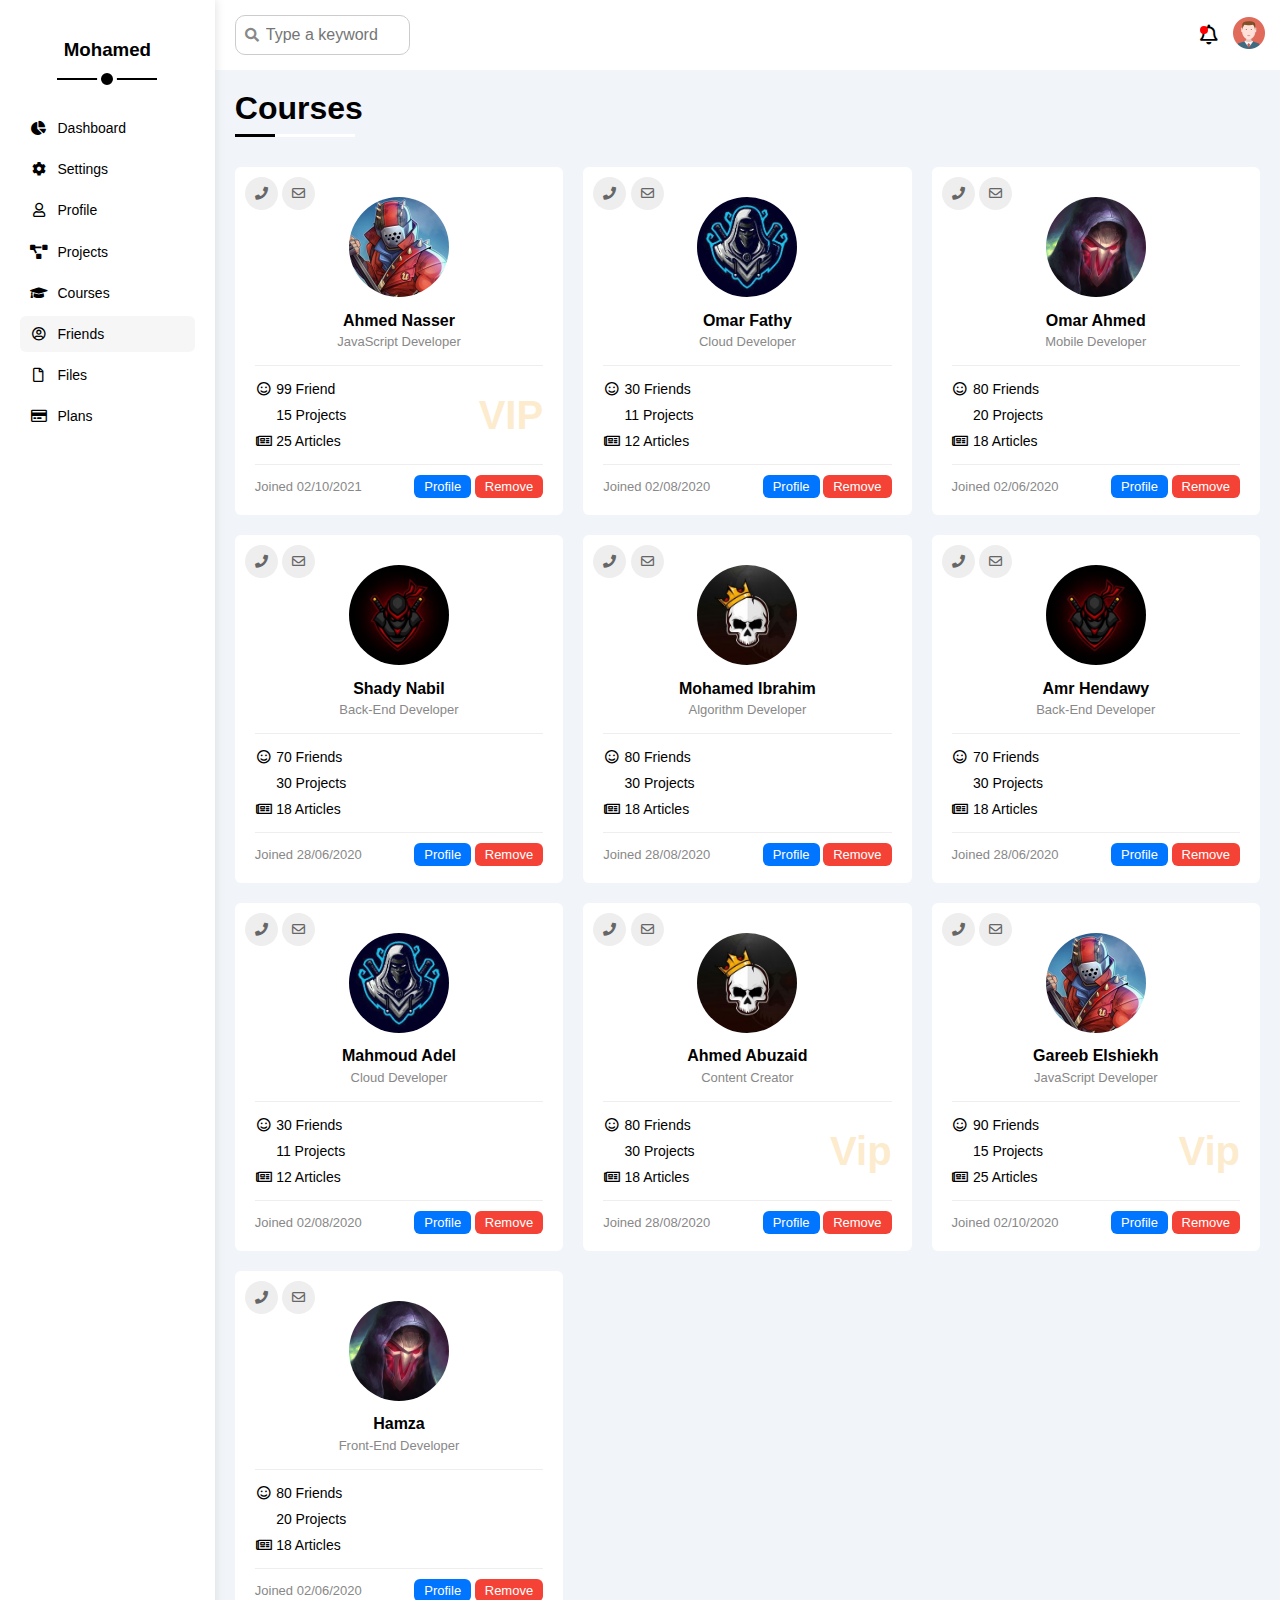
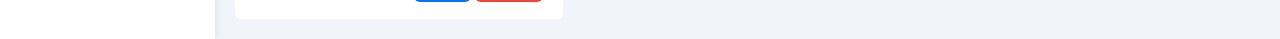
<file: friends.html>
<!DOCTYPE html>
<html lang="en">
  <head>
    <meta charset="UTF-8" />
    <meta http-equiv="X-UA-Compatible" content="IE=edge" />
    <meta name="viewport" content="width=device-width, initial-scale=1.0" />
    <meta name="description" content="This is the Profile Page" />
    <link rel="stylesheet" href="CSS/Normalize.css" />
    <link rel="stylesheet" href="CSS/all.css" />
    <link rel="stylesheet" href="CSS/framework.css" />
    <link rel="stylesheet" href="CSS/Home-page.css" />
    <link rel="stylesheet" href="CSS/friends.css" />
    <title>Friends</title>
  </head>
  <body>
    <div class="page d-flex">
      <div class="sidebar bg-white p-20 p-relative">
        <h3 class="p-relative txt-c mt0">Mohamed</h3>
        <ul class="links">
          <li>
            <a
              class="d-flex align-center fs-14 c-black rad-6 p-10"
              href="index.html"
            >
              <i class="fa-solid fa-chart-pie fa-fw"></i>
              <span class="hide-in-mobile">Dashboard</span>
            </a>
          </li>
          <li>
            <a
              class="d-flex align-center fs-14 c-black rad-6 p-10"
              href="settings.html"
            >
              <i class="fa-solid fa-gear fa-fw"></i>
              <span class="hide-in-mobile">Settings</span>
            </a>
          </li>
          <li>
            <a
              class="d-flex align-center fs-14 c-black rad-6 p-10"
              href="profile.html"
            >
              <i class="fa-regular fa-user fa-fw"></i>
              <span class="hide-in-mobile">Profile</span>
            </a>
          </li>
          <li>
            <a
              class="d-flex align-center fs-14 c-black rad-6 p-10"
              href="projects.html"
            >
              <i class="fa-solid fa-diagram-project fa-fw"></i>
              <span class="hide-in-mobile">Projects</span>
            </a>
          </li>
          <li>
            <a
              class="d-flex align-center fs-14 c-black rad-6 p-10"
              href="courses.html"
            >
              <i class="fa-solid fa-graduation-cap fa-fw"></i>
              <span class="hide-in-mobile">Courses</span>
            </a>
          </li>
          <li>
            <a
              class="active d-flex align-center fs-14 c-black rad-6 p-10"
              href="friends.html"
            >
              <i class="fa-regular fa-circle-user fa-fw"></i>
              <span class="hide-in-mobile">Friends</span>
            </a>
          </li>
          <li>
            <a
              class="d-flex align-center fs-14 c-black rad-6 p-10"
              href="files.html"
            >
              <i class="fa-regular fa-file fa-fw"></i>
              <span class="hide-in-mobile">Files</span>
            </a>
          </li>
          <li>
            <a
              class="d-flex align-center fs-14 c-black rad-6 p-10"
              href="plans.html"
            >
              <i class="fa-regular fa-credit-card fa-fw"></i>
              <span class="hide-in-mobile">Plans</span>
            </a>
          </li>
        </ul>
      </div>
      <div class="content w-full">
        <!-- Header -->
        <header class="bg-white p-15 between-flex">
          <div class="search">
            <input
              class="p-10"
              type="search"
              name="search"
              id="search"
              placeholder="Type a keyword"
            />
          </div>
          <div class="icons d-flex align-center">
            <span class="notifiction p-relative">
              <i class="fa-regular fa-bell fa-lg"></i>
            </span>
            <div class="img">
              <img src="Images/Avaters/avatar.png" alt="Avatar" />
              <i class="fas fa-camera fa-lg"></i>
            </div>
          </div>
        </header>
        <!-- Header -->
        <!-- Courses -->
        <h1 class="p-relative">Courses</h1>
        <div class="friends-page d-grid m-20 gap-20">
          <div class="friend bg-white rad-6 p-20 p-relative">
            <div class="contact">
              <i class="fa-solid fa-phone"></i>
              <i class="fa-regular fa-envelope"></i>
            </div>
            <div class="txt-c">
              <img
                class="rad-half mt-10 mb-10 w-100 h-100"
                src="Images/Friends/friend-01.jpg"
                alt="A guy whith red jackt"
              />
              <h4 class="m-0">Ahmed Nasser</h4>
              <p class="c-grey fs-13 mt-5 mb-0">JavaScript Developer</p>
            </div>
            <div class="icons fs-14 p-relative">
              <div class="mb-10">
                <i class="fa-regular fa-face-smile fa-fw"></i>
                <span>99 Friend</span>
              </div>
              <div class="mb-10">
                <i class="fa-solid fa-code-commit fa-fw"></i>
                <span>15 Projects</span>
              </div>
              <div>
                <i class="fa-regular fa-newspaper fa-fw"></i>
                <span>25 Articles</span>
              </div>
              <span class="vip fw-bold c-orange">VIP</span>
            </div>
            <div class="info between-flex fs-13">
              <span class="c-grey fs-10-mobile">Joined 02/10/2021</span>
              <div>
                <a class="bg-blue c-white btn-shape" href="profile.html"
                  >Profile</a
                >
                <a class="bg-red c-white btn-shape" href="#">Remove</a>
              </div>
            </div>
          </div>
          <div class="friend bg-white rad-6 p-20 p-relative">
            <div class="contact">
              <i class="fa-solid fa-phone"></i>
              <i class="fa-regular fa-envelope"></i>
            </div>
            <div class="txt-c">
              <img
                class="rad-half mt-10 mb-10 w-100 h-100"
                src="Images/Friends/friend-02.jpg"
                alt="Ninja"
              />
              <h4 class="m-0">Omar Fathy</h4>
              <p class="c-grey fs-13 mt-5 mb-0">Cloud Developer</p>
            </div>
            <div class="icons fs-14 p-relative">
              <div class="mb-10">
                <i class="fa-regular fa-face-smile fa-fw"></i>
                <span>30 Friends</span>
              </div>
              <div class="mb-10">
                <i class="fa-solid fa-code-commit fa-fw"></i>
                <span>11 Projects</span>
              </div>
              <div>
                <i class="fa-regular fa-newspaper fa-fw"></i>
                <span>12 Articles</span>
              </div>
            </div>
            <div class="info between-flex fs-13">
              <span class="c-grey fs-10-mobile">Joined 02/08/2020</span>
              <div>
                <a class="bg-blue c-white btn-shape" href="profile.html"
                  >Profile</a
                >
                <a class="bg-red c-white btn-shape" href="">Remove</a>
              </div>
            </div>
          </div>
          <div class="friend bg-white rad-6 p-20 p-relative">
            <div class="contact">
              <i class="fa-solid fa-phone"></i>
              <i class="fa-regular fa-envelope"></i>
            </div>
            <div class="txt-c">
              <img
                class="rad-half mt-10 mb-10 w-100 h-100"
                src="Images/Friends/friend-03.jpg"
                alt="Someone With a Mask"
              />
              <h4 class="m-0">Omar Ahmed</h4>
              <p class="c-grey fs-13 mt-5 mb-0">Mobile Developer</p>
            </div>
            <div class="icons fs-14 p-relative">
              <div class="mb-10">
                <i class="fa-regular fa-face-smile fa-fw"></i>
                <span>80 Friends</span>
              </div>
              <div class="mb-10">
                <i class="fa-solid fa-code-commit fa-fw"></i>
                <span>20 Projects</span>
              </div>
              <div>
                <i class="fa-regular fa-newspaper fa-fw"></i>
                <span>18 Articles</span>
              </div>
            </div>
            <div class="info between-flex fs-13">
              <span class="c-grey fs-10-mobile">Joined 02/06/2020</span>
              <div>
                <a class="bg-blue c-white btn-shape" href="profile.html"
                  >Profile</a
                >
                <a class="bg-red c-white btn-shape" href="">Remove</a>
              </div>
            </div>
          </div>
          <div class="friend bg-white rad-6 p-20 p-relative">
            <div class="contact">
              <i class="fa-solid fa-phone"></i>
              <i class="fa-regular fa-envelope"></i>
            </div>
            <div class="txt-c">
              <img
                class="rad-half mt-10 mb-10 w-100 h-100"
                src="Images/Friends/friend-04.jpg"
                alt="Red ninja"
              />
              <h4 class="m-0">Shady Nabil</h4>
              <p class="c-grey fs-13 mt-5 mb-0">Back-End Developer</p>
            </div>
            <div class="icons fs-14 p-relative">
              <div class="mb-10">
                <i class="fa-regular fa-face-smile fa-fw"></i>
                <span>70 Friends</span>
              </div>
              <div class="mb-10">
                <i class="fa-solid fa-code-commit fa-fw"></i>
                <span>30 Projects</span>
              </div>
              <div>
                <i class="fa-regular fa-newspaper fa-fw"></i>
                <span>18 Articles</span>
              </div>
            </div>
            <div class="info between-flex fs-13">
              <span class="c-grey fs-10-mobile">Joined 28/06/2020</span>
              <div>
                <a class="bg-blue c-white btn-shape" href="profile.html"
                  >Profile</a
                >
                <a class="bg-red c-white btn-shape" href="">Remove</a>
              </div>
            </div>
          </div>
          <div class="friend bg-white rad-6 p-20 p-relative">
            <div class="contact">
              <i class="fa-solid fa-phone"></i>
              <i class="fa-regular fa-envelope"></i>
            </div>
            <div class="txt-c">
              <img
                class="rad-half mt-10 mb-10 w-100 h-100"
                src="Images/Friends/friend-05.jpg"
                alt="Skull"
              />
              <h4 class="m-0">Mohamed Ibrahim</h4>
              <p class="c-grey fs-13 mt-5 mb-0">Algorithm Developer</p>
            </div>
            <div class="icons fs-14 p-relative">
              <div class="mb-10">
                <i class="fa-regular fa-face-smile fa-fw"></i>
                <span>80 Friends</span>
              </div>
              <div class="mb-10">
                <i class="fa-solid fa-code-commit fa-fw"></i>
                <span>30 Projects</span>
              </div>
              <div>
                <i class="fa-regular fa-newspaper fa-fw"></i>
                <span>18 Articles</span>
              </div>
            </div>
            <div class="info between-flex fs-13">
              <span class="c-grey fs-10-mobile">Joined 28/08/2020</span>
              <div>
                <a class="bg-blue c-white btn-shape" href="profile.html"
                  >Profile</a
                >
                <a class="bg-red c-white btn-shape" href="">Remove</a>
              </div>
            </div>
          </div>
          <div class="friend bg-white rad-6 p-20 p-relative">
            <div class="contact">
              <i class="fa-solid fa-phone"></i>
              <i class="fa-regular fa-envelope"></i>
            </div>
            <div class="txt-c">
              <img
                class="rad-half mt-10 mb-10 w-100 h-100"
                src="Images/Friends/friend-04.jpg"
                alt="Red ninja"
              />
              <h4 class="m-0">Amr Hendawy</h4>
              <p class="c-grey fs-13 mt-5 mb-0">Back-End Developer</p>
            </div>
            <div class="icons fs-14 p-relative">
              <div class="mb-10">
                <i class="fa-regular fa-face-smile fa-fw"></i>
                <span>70 Friends</span>
              </div>
              <div class="mb-10">
                <i class="fa-solid fa-code-commit fa-fw"></i>
                <span>30 Projects</span>
              </div>
              <div>
                <i class="fa-regular fa-newspaper fa-fw"></i>
                <span>18 Articles</span>
              </div>
            </div>
            <div class="info between-flex fs-13">
              <span class="c-grey fs-10-mobile">Joined 28/06/2020</span>
              <div>
                <a class="bg-blue c-white btn-shape" href="profile.html"
                  >Profile</a
                >
                <a class="bg-red c-white btn-shape" href="">Remove</a>
              </div>
            </div>
          </div>
          <div class="friend bg-white rad-6 p-20 p-relative">
            <div class="contact">
              <i class="fa-solid fa-phone"></i>
              <i class="fa-regular fa-envelope"></i>
            </div>
            <div class="txt-c">
              <img
                class="rad-half mt-10 mb-10 w-100 h-100"
                src="Images/Friends/friend-02.jpg"
                alt="Ninja"
              />
              <h4 class="m-0">Mahmoud Adel</h4>
              <p class="c-grey fs-13 mt-5 mb-0">Cloud Developer</p>
            </div>
            <div class="icons fs-14 p-relative">
              <div class="mb-10">
                <i class="fa-regular fa-face-smile fa-fw"></i>
                <span>30 Friends</span>
              </div>
              <div class="mb-10">
                <i class="fa-solid fa-code-commit fa-fw"></i>
                <span>11 Projects</span>
              </div>
              <div>
                <i class="fa-regular fa-newspaper fa-fw"></i>
                <span>12 Articles</span>
              </div>
            </div>
            <div class="info between-flex fs-13">
              <span class="c-grey fs-10-mobile">Joined 02/08/2020</span>
              <div>
                <a class="bg-blue c-white btn-shape" href="profile.html"
                  >Profile</a
                >
                <a class="bg-red c-white btn-shape" href="">Remove</a>
              </div>
            </div>
          </div>
          <div class="friend bg-white rad-6 p-20 p-relative">
            <div class="contact">
              <i class="fa-solid fa-phone"></i>
              <i class="fa-regular fa-envelope"></i>
            </div>
            <div class="txt-c">
              <img
                class="rad-half mt-10 mb-10 w-100 h-100"
                src="Images/Friends/friend-05.jpg"
                alt="Skull"
              />
              <h4 class="m-0">Ahmed Abuzaid</h4>
              <p class="c-grey fs-13 mt-5 mb-0">Content Creator</p>
            </div>
            <div class="icons fs-14 p-relative">
              <div class="mb-10">
                <i class="fa-regular fa-face-smile fa-fw"></i>
                <span>80 Friends</span>
              </div>
              <div class="mb-10">
                <i class="fa-solid fa-code-commit fa-fw"></i>
                <span>30 Projects</span>
              </div>
              <div>
                <i class="fa-regular fa-newspaper fa-fw"></i>
                <span>18 Articles</span>
              </div>
              <span class="vip fw-bold c-orange">Vip</span>
            </div>
            <div class="info between-flex fs-13">
              <span class="c-grey fs-10-mobile">Joined 28/08/2020</span>
              <div>
                <a class="bg-blue c-white btn-shape" href="profile.html"
                  >Profile</a
                >
                <a class="bg-red c-white btn-shape" href="">Remove</a>
              </div>
            </div>
          </div>
          <div class="friend bg-white rad-6 p-20 p-relative">
            <div class="contact">
              <i class="fa-solid fa-phone"></i>
              <i class="fa-regular fa-envelope"></i>
            </div>
            <div class="txt-c">
              <img
                class="rad-half mt-10 mb-10 w-100 h-100"
                src="Images/Friends/friend-01.jpg"
                alt="A guy whith red jackt"
              />
              <h4 class="m-0">Gareeb Elshiekh</h4>
              <p class="c-grey fs-13 mt-5 mb-0">JavaScript Developer</p>
            </div>
            <div class="icons fs-14 p-relative">
              <div class="mb-10">
                <i class="fa-regular fa-face-smile fa-fw"></i>
                <span>90 Friends</span>
              </div>
              <div class="mb-10">
                <i class="fa-solid fa-code-commit fa-fw"></i>
                <span>15 Projects</span>
              </div>
              <div>
                <i class="fa-regular fa-newspaper fa-fw"></i>
                <span>25 Articles</span>
              </div>
              <span class="vip fw-bold c-orange">Vip</span>
            </div>
            <div class="info between-flex fs-13">
              <span class="c-grey fs-10-mobile">Joined 02/10/2020</span>
              <div>
                <a class="bg-blue c-white btn-shape" href="profile.html"
                  >Profile</a
                >
                <a class="bg-red c-white btn-shape" href="">Remove</a>
              </div>
            </div>
          </div>
          <div class="friend bg-white rad-6 p-20 p-relative">
            <div class="contact">
              <i class="fa-solid fa-phone"></i>
              <i class="fa-regular fa-envelope"></i>
            </div>
            <div class="txt-c">
              <img
                class="rad-half mt-10 mb-10 w-100 h-100"
                src="Images/Friends/friend-03.jpg"
                alt="Someone With a Mask"
              />
              <h4 class="m-0">Hamza</h4>
              <p class="c-grey fs-13 mt-5 mb-0">Front-End Developer</p>
            </div>
            <div class="icons fs-14 p-relative">
              <div class="mb-10">
                <i class="fa-regular fa-face-smile fa-fw"></i>
                <span>80 Friends</span>
              </div>
              <div class="mb-10">
                <i class="fa-solid fa-code-commit fa-fw"></i>
                <span>20 Projects</span>
              </div>
              <div>
                <i class="fa-regular fa-newspaper fa-fw"></i>
                <span>18 Articles</span>
              </div>
            </div>
            <div class="info between-flex fs-13">
              <span class="c-grey fs-10-mobile">Joined 02/06/2020</span>
              <div>
                <a class="bg-blue c-white btn-shape" href="profile.html"
                  >Profile</a
                >
                <a class="bg-red c-white btn-shape" href="">Remove</a>
              </div>
            </div>
          </div>
        </div>
        <!-- Courses -->
      </div>
    </div>
  </body>
</html>
</file>
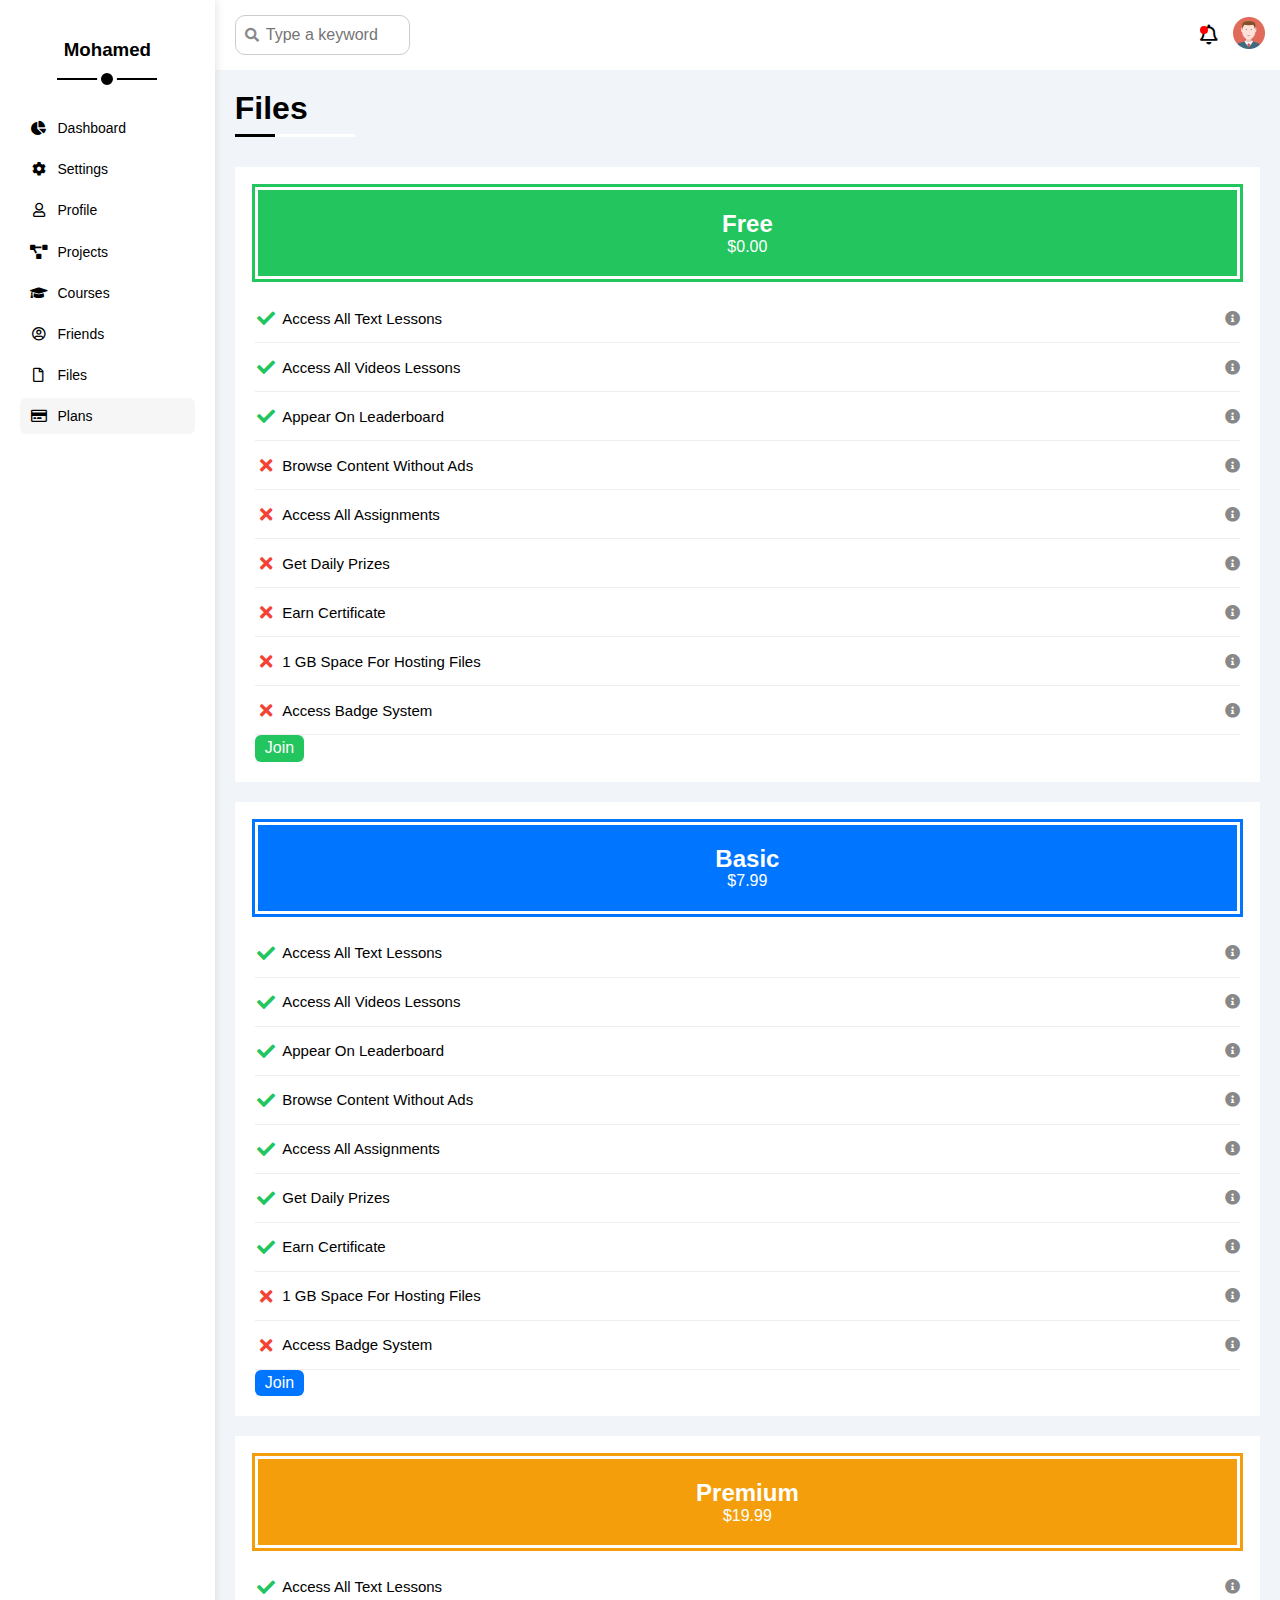
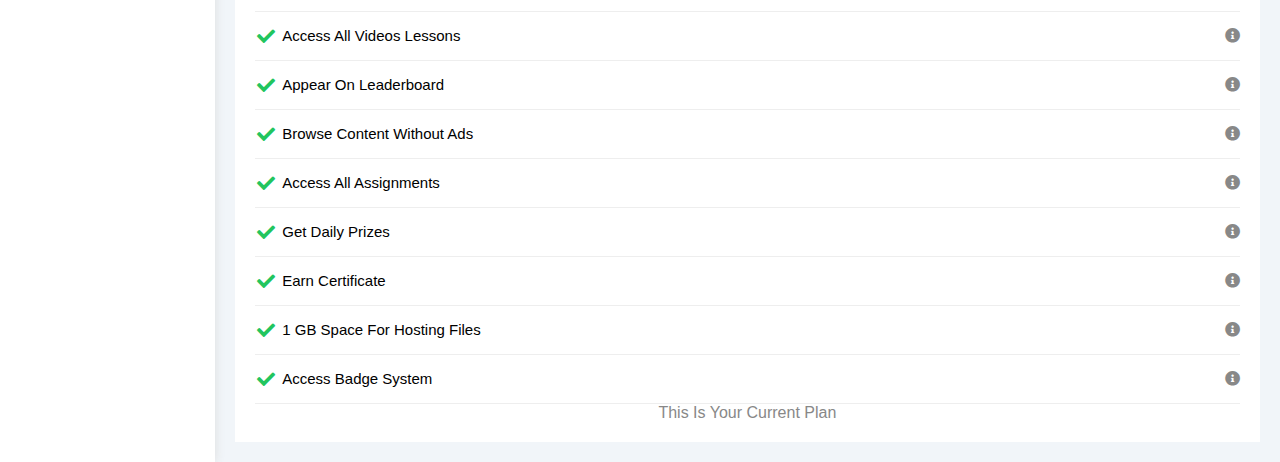
<file: plans.html>
<!DOCTYPE html>
<html lang="en">
  <head>
    <meta charset="UTF-8" />
    <meta http-equiv="X-UA-Compatible" content="IE=edge" />
    <meta name="viewport" content="width=device-width, initial-scale=1.0" />
    <meta name="description" content="This is the Profile Page" />
    <link rel="stylesheet" href="CSS/Normalize.css" />
    <link rel="stylesheet" href="CSS/all.css" />
    <link rel="stylesheet" href="CSS/framework.css" />
    <link rel="stylesheet" href="CSS/Home-page.css" />
    <link rel="stylesheet" href="CSS/plans.css" />
    <title>Files</title>
  </head>
  <body>
    <div class="page d-flex">
      <div class="sidebar bg-white p-20 p-relative">
        <h3 class="p-relative txt-c mt0">Mohamed</h3>
        <ul class="links">
          <li>
            <a
              class="d-flex align-center fs-14 c-black rad-6 p-10"
              href="index.html"
            >
              <i class="fa-solid fa-chart-pie fa-fw"></i>
              <span class="hide-in-mobile">Dashboard</span>
            </a>
          </li>
          <li>
            <a
              class="d-flex align-center fs-14 c-black rad-6 p-10"
              href="settings.html"
            >
              <i class="fa-solid fa-gear fa-fw"></i>
              <span class="hide-in-mobile">Settings</span>
            </a>
          </li>
          <li>
            <a
              class="d-flex align-center fs-14 c-black rad-6 p-10"
              href="profile.html"
            >
              <i class="fa-regular fa-user fa-fw"></i>
              <span class="hide-in-mobile">Profile</span>
            </a>
          </li>
          <li>
            <a
              class="d-flex align-center fs-14 c-black rad-6 p-10"
              href="projects.html"
            >
              <i class="fa-solid fa-diagram-project fa-fw"></i>
              <span class="hide-in-mobile">Projects</span>
            </a>
          </li>
          <li>
            <a
              class="d-flex align-center fs-14 c-black rad-6 p-10"
              href="courses.html"
            >
              <i class="fa-solid fa-graduation-cap fa-fw"></i>
              <span class="hide-in-mobile">Courses</span>
            </a>
          </li>
          <li>
            <a
              class="d-flex align-center fs-14 c-black rad-6 p-10"
              href="friends.html"
            >
              <i class="fa-regular fa-circle-user fa-fw"></i>
              <span class="hide-in-mobile">Friends</span>
            </a>
          </li>
          <li>
            <a
              class="d-flex align-center fs-14 c-black rad-6 p-10"
              href="files.html"
            >
              <i class="fa-regular fa-file fa-fw"></i>
              <span class="hide-in-mobile">Files</span>
            </a>
          </li>
          <li>
            <a
              class="active d-flex align-center fs-14 c-black rad-6 p-10"
              href="plans.html"
            >
              <i class="fa-regular fa-credit-card fa-fw"></i>
              <span class="hide-in-mobile">Plans</span>
            </a>
          </li>
        </ul>
      </div>
      <div class="content w-full">
        <!-- Header -->
        <header class="bg-white p-15 between-flex">
          <div class="search">
            <input
              class="p-10"
              type="search"
              name="search"
              id="search"
              placeholder="Type a keyword"
            />
          </div>
          <div class="icons d-flex align-center">
            <span class="notifiction p-relative">
              <i class="fa-regular fa-bell fa-lg"></i>
            </span>
            <div class="img">
              <img src="Images/Avaters/avatar.png" alt="Avatar" />
              <i class="fas fa-camera fa-lg"></i>
            </div>
          </div>
        </header>
        <!-- Header -->
        <!-- Courses -->
        <h1 class="p-relative">Files</h1>
        <div class="plans-page d-grid m-20 gap-20">
          <div class="plan green bg-white p-20">
            <div class="top bg-green txt-c p-20">
              <h2 class="m-0 c-white">Free</h2>
              <div class="price c-white"><span>$</span>0.00</div>
            </div>
            <ul>
              <li>
                <i class="fa-solid fa-check fa-fw yes"></i>
                <span>Access All Text Lessons</span>
                <i class="fa-solid fa-circle-info help"></i>
              </li>
              <li>
                <i class="fa-solid fa-check fa-fw yes"></i>
                <span>Access All Videos Lessons</span>
                <i class="fa-solid fa-circle-info help"></i>
              </li>
              <li>
                <i class="fa-solid fa-check fa-fw yes"></i>
                <span>Appear On Leaderboard</span>
                <i class="fa-solid fa-circle-info help"></i>
              </li>
              <li>
                <i class="fa-solid fa-xmark fa-fw"></i>
                <span>Browse Content Without Ads</span>
                <i class="fa-solid fa-circle-info help"></i>
              </li>
              <li>
                <i class="fa-solid fa-xmark fa-fw"></i>
                <span>Access All Assignments</span>
                <i class="fa-solid fa-circle-info help"></i>
              </li>
              <li>
                <i class="fa-solid fa-xmark fa-fw"></i>
                <span>Get Daily Prizes</span>
                <i class="fa-solid fa-circle-info help"></i>
              </li>
              <li>
                <i class="fa-solid fa-xmark fa-fw"></i>
                <span>Earn Certificate</span>
                <i class="fa-solid fa-circle-info help"></i>
              </li>
              <li>
                <i class="fa-solid fa-xmark fa-fw"></i>
                <span>1 GB Space For Hosting Files</span>
                <i class="fa-solid fa-circle-info help"></i>
              </li>
              <li>
                <i class="fa-solid fa-xmark fa-fw"></i>
                <span>Access Badge System</span>
                <i class="fa-solid fa-circle-info help"></i>
              </li>
            </ul>
            <a href="#" class="btn-shape bg-green c-white d-block w-fit"
              >Join</a
            >
          </div>
          <!-- Start Plan -->
          <div class="plan blue bg-white p-20">
            <div class="top bg-blue txt-c p-20">
              <h2 class="m-0 c-white">Basic</h2>
              <div class="price c-white"><span>$</span>7.99</div>
            </div>
            <ul class="list-none p-0">
              <li>
                <i class="fa-solid fa-check fa-fw yes"></i>
                <span>Access All Text Lessons</span>
                <i class="fa-solid fa-circle-info help"></i>
              </li>
              <li>
                <i class="fa-solid fa-check fa-fw yes"></i>
                <span>Access All Videos Lessons</span>
                <i class="fa-solid fa-circle-info help"></i>
              </li>
              <li>
                <i class="fa-solid fa-check fa-fw yes"></i>
                <span>Appear On Leaderboard</span>
                <i class="fa-solid fa-circle-info help"></i>
              </li>
              <li>
                <i class="fa-solid fa-check fa-fw yes"></i>
                <span>Browse Content Without Ads</span>
                <i class="fa-solid fa-circle-info help"></i>
              </li>
              <li>
                <i class="fa-solid fa-check fa-fw yes"></i>
                <span>Access All Assignments</span>
                <i class="fa-solid fa-circle-info help"></i>
              </li>
              <li>
                <i class="fa-solid fa-check fa-fw yes"></i>
                <span>Get Daily Prizes</span>
                <i class="fa-solid fa-circle-info help"></i>
              </li>
              <li>
                <i class="fa-solid fa-check fa-fw yes"></i>
                <span>Earn Certificate</span>
                <i class="fa-solid fa-circle-info help"></i>
              </li>
              <li>
                <i class="fa-solid fa-xmark fa-fw"></i>
                <span>1 GB Space For Hosting Files</span>
                <i class="fa-solid fa-circle-info help"></i>
              </li>
              <li>
                <i class="fa-solid fa-xmark fa-fw"></i>
                <span>Access Badge System</span>
                <i class="fa-solid fa-circle-info help"></i>
              </li>
            </ul>
            <a href="#" class="btn-shape bg-blue c-white d-block w-fit">Join</a>
          </div>
          <!-- End Plan -->
          <!-- Start Plan -->
          <div class="plan orange bg-white p-20">
            <div class="top bg-orange txt-c p-20">
              <h2 class="m-0 c-white">Premium</h2>
              <div class="price c-white"><span>$</span>19.99</div>
            </div>
            <ul class="list-none p-0">
              <li>
                <i class="fa-solid fa-check fa-fw yes"></i>
                <span>Access All Text Lessons</span>
                <i class="fa-solid fa-circle-info help"></i>
              </li>
              <li>
                <i class="fa-solid fa-check fa-fw yes"></i>
                <span>Access All Videos Lessons</span>
                <i class="fa-solid fa-circle-info help"></i>
              </li>
              <li>
                <i class="fa-solid fa-check fa-fw yes"></i>
                <span>Appear On Leaderboard</span>
                <i class="fa-solid fa-circle-info help"></i>
              </li>
              <li>
                <i class="fa-solid fa-check fa-fw yes"></i>
                <span>Browse Content Without Ads</span>
                <i class="fa-solid fa-circle-info help"></i>
              </li>
              <li>
                <i class="fa-solid fa-check fa-fw yes"></i>
                <span>Access All Assignments</span>
                <i class="fa-solid fa-circle-info help"></i>
              </li>
              <li>
                <i class="fa-solid fa-check fa-fw yes"></i>
                <span>Get Daily Prizes</span>
                <i class="fa-solid fa-circle-info help"></i>
              </li>
              <li>
                <i class="fa-solid fa-check fa-fw yes"></i>
                <span>Earn Certificate</span>
                <i class="fa-solid fa-circle-info help"></i>
              </li>
              <li>
                <i class="fa-solid fa-check fa-fw yes"></i>
                <span>1 GB Space For Hosting Files</span>
                <i class="fa-solid fa-circle-info help"></i>
              </li>
              <li>
                <i class="fa-solid fa-check fa-fw yes"></i>
                <span>Access Badge System</span>
                <i class="fa-solid fa-circle-info help"></i>
              </li>
            </ul>
            <p class="c-grey m-0 txt-c">This Is Your Current Plan</p>
          </div>
          <!-- End Plan -->
        </div>
        <!-- Courses -->
      </div>
    </div>
  </body>
</html>
</file>
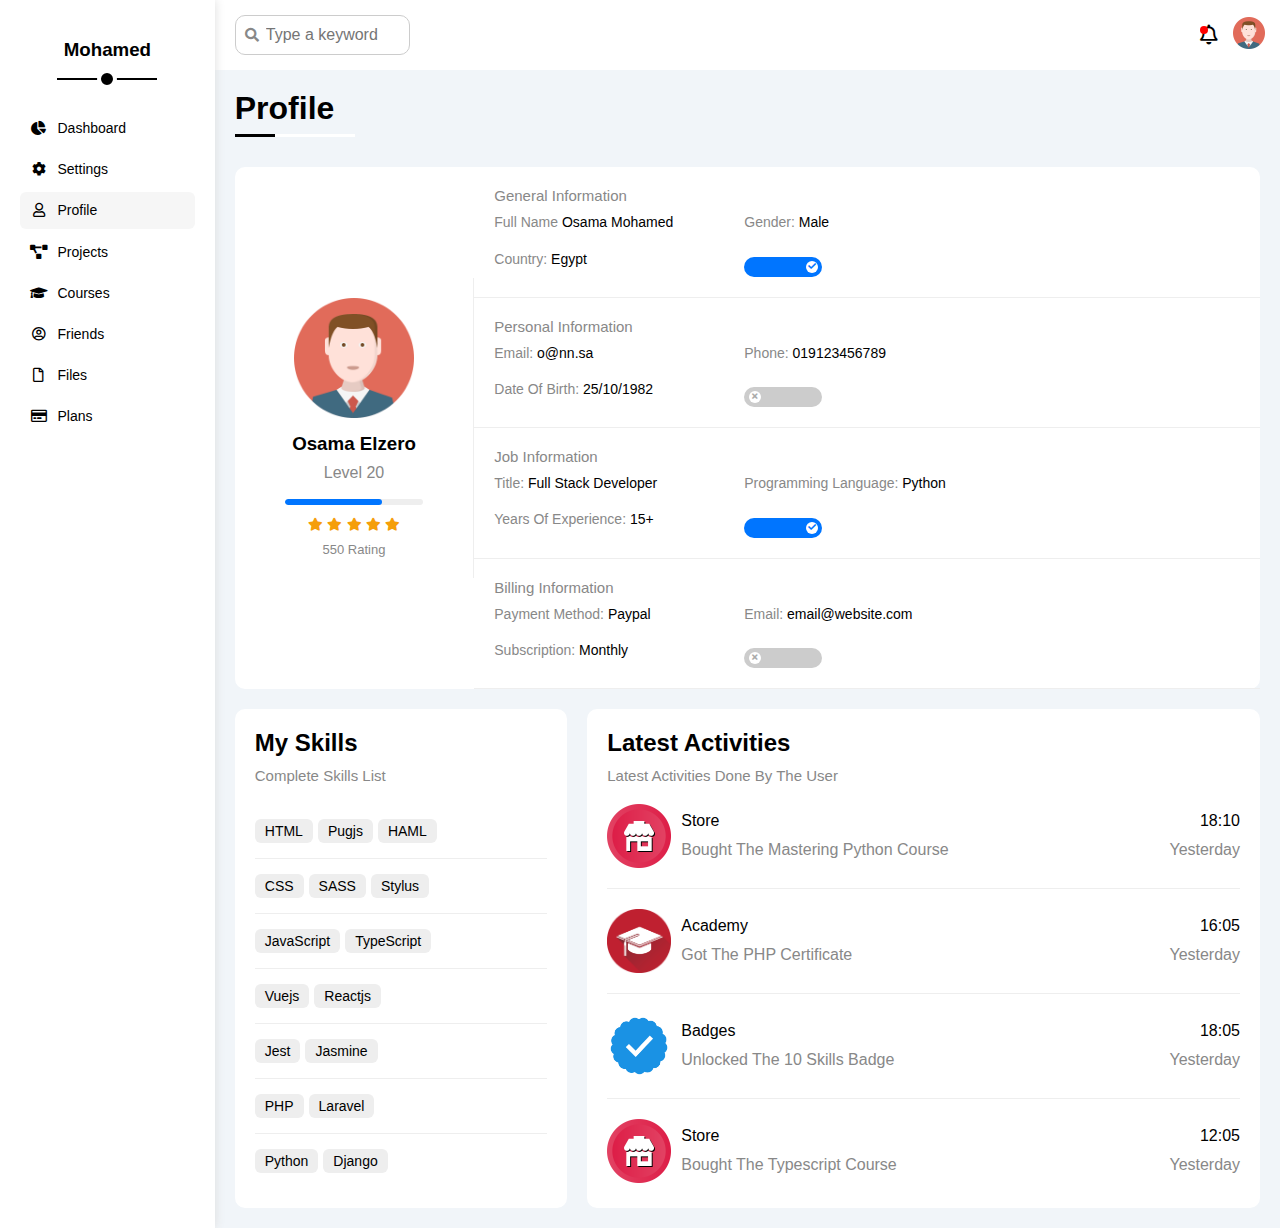
<file: profile.html>
<!DOCTYPE html>
<html lang="en">
  <head>
    <meta charset="UTF-8" />
    <meta http-equiv="X-UA-Compatible" content="IE=edge" />
    <meta name="viewport" content="width=device-width, initial-scale=1.0" />
    <meta name="description" content="This is the Profile Page" />
    <link rel="stylesheet" href="CSS/Normalize.css" />
    <link rel="stylesheet" href="CSS/all.css" />
    <link rel="stylesheet" href="CSS/framework.css" />
    <link rel="stylesheet" href="CSS/Home-page.css" />
    <link rel="stylesheet" href="CSS/profile.css" />
    <title>Profile</title>
  </head>
  <body>
    <div class="page d-flex">
      <div class="sidebar bg-white p-20 p-relative">
        <h3 class="p-relative txt-c mt0">Mohamed</h3>
        <ul class="links">
          <li>
            <a
              class="d-flex align-center fs-14 c-black rad-6 p-10"
              href="index.html"
            >
              <i class="fa-solid fa-chart-pie fa-fw"></i>
              <span class="hide-in-mobile">Dashboard</span>
            </a>
          </li>
          <li>
            <a
              class="d-flex align-center fs-14 c-black rad-6 p-10"
              href="settings.html"
            >
              <i class="fa-solid fa-gear fa-fw"></i>
              <span class="hide-in-mobile">Settings</span>
            </a>
          </li>
          <li>
            <a
              class="active d-flex align-center fs-14 c-black rad-6 p-10"
              href="profile.html"
            >
              <i class="fa-regular fa-user fa-fw"></i>
              <span class="hide-in-mobile">Profile</span>
            </a>
          </li>
          <li>
            <a
              class="d-flex align-center fs-14 c-black rad-6 p-10"
              href="projects.html"
            >
              <i class="fa-solid fa-diagram-project fa-fw"></i>
              <span class="hide-in-mobile">Projects</span>
            </a>
          </li>
          <li>
            <a
              class="d-flex align-center fs-14 c-black rad-6 p-10"
              href="courses.html"
            >
              <i class="fa-solid fa-graduation-cap fa-fw"></i>
              <span class="hide-in-mobile">Courses</span>
            </a>
          </li>
          <li>
            <a
              class="d-flex align-center fs-14 c-black rad-6 p-10"
              href="friends.html"
            >
              <i class="fa-regular fa-circle-user fa-fw"></i>
              <span class="hide-in-mobile">Friends</span>
            </a>
          </li>
          <li>
            <a
              class="d-flex align-center fs-14 c-black rad-6 p-10"
              href="files.html"
            >
              <i class="fa-regular fa-file fa-fw"></i>
              <span class="hide-in-mobile">Files</span>
            </a>
          </li>
          <li>
            <a
              class="d-flex align-center fs-14 c-black rad-6 p-10"
              href="plans.html"
            >
              <i class="fa-regular fa-credit-card fa-fw"></i>
              <span class="hide-in-mobile">Plans</span>
            </a>
          </li>
        </ul>
      </div>
      <div class="content w-full">
        <!-- Header -->
        <header class="bg-white p-15 between-flex">
          <div class="search">
            <input
              class="p-10"
              type="search"
              name="search"
              id="search"
              placeholder="Type a keyword"
            />
          </div>
          <div class="icons d-flex align-center">
            <span class="notifiction p-relative">
              <i class="fa-regular fa-bell fa-lg"></i>
            </span>
            <div class="img">
              <img src="Images/Avaters/avatar.png" alt="Avatar" />
              <i class="fas fa-camera fa-lg"></i>
            </div>
          </div>
        </header>
        <!-- Header -->
        <!-- Profile -->
        <h1 class="p-relative">Profile</h1>
        <div class="profile-page m-20">
          <div class="overview bg-white rad-10 d-flex align-center">
            <div class="avatar-box txt-c p-20">
              <img
                class="rad-half mb-10"
                src="Images/Avaters/avatar.png"
                alt="Avatar"
              />
              <h3 class="m-0">Osama Elzero</h3>
              <p class="c-grey mt-10">Level 20</p>
              <div class="level rad-6 bg-eee p-relative">
                <span style="width: 70%"></span>
              </div>
              <div class="rating mt-10 mb-10">
                <i class="fa-solid fa-star c-orange fs-13"></i>
                <i class="fa-solid fa-star c-orange fs-13"></i>
                <i class="fa-solid fa-star c-orange fs-13"></i>
                <i class="fa-solid fa-star c-orange fs-13"></i>
                <i class="fa-solid fa-star c-orange fs-13"></i>
              </div>
              <p class="c-grey m-0 fs-13">550 Rating</p>
            </div>
            <div class="info-box w-full txt-c-mobile">
              <!-- Start Information Row -->
              <div class="box p-20 d-flex align-center">
                <h4 class="c-grey fs-15 m-0 w-full">General Information</h4>
                <div class="fs-14">
                  <span class="c-grey">Full Name</span>
                  <span>Osama Mohamed</span>
                </div>
                <div class="fs-14">
                  <span class="c-grey">Gender:</span>
                  <span>Male</span>
                </div>
                <div class="fs-14">
                  <span class="c-grey">Country:</span>
                  <span>Egypt</span>
                </div>
                <div class="fs-14">
                  <label>
                    <input class="toggle-checkbox" type="checkbox" checked="" />
                    <span style="display: block" class="toggle-switch"></span>
                  </label>
                </div>
              </div>
              <!-- End Information Row -->
              <!-- Start Information Row -->
              <div class="box p-20 d-flex align-center">
                <h4 class="c-grey w-full fs-15 m-0">Personal Information</h4>
                <div class="fs-14">
                  <span class="c-grey">Email:</span>
                  <span>o@nn.sa</span>
                </div>
                <div class="fs-14">
                  <span class="c-grey">Phone:</span>
                  <span>019123456789</span>
                </div>
                <div class="fs-14">
                  <span class="c-grey">Date Of Birth:</span>
                  <span>25/10/1982</span>
                </div>
                <div class="fs-14">
                  <label>
                    <input class="toggle-checkbox" type="checkbox" />
                    <span style="display: block" class="toggle-switch"></span>
                  </label>
                </div>
              </div>
              <!-- End Information Row -->
              <!-- Start Information Row -->
              <div class="box p-20 d-flex align-center">
                <h4 class="c-grey w-full fs-15 m-0">Job Information</h4>
                <div class="fs-14">
                  <span class="c-grey">Title:</span>
                  <span>Full Stack Developer</span>
                </div>
                <div class="fs-14">
                  <span class="c-grey">Programming Language:</span>
                  <span>Python</span>
                </div>
                <div class="fs-14">
                  <span class="c-grey">Years Of Experience:</span>
                  <span>15+</span>
                </div>
                <div class="fs-14">
                  <label>
                    <input class="toggle-checkbox" type="checkbox" checked="" />
                    <span style="display: block" class="toggle-switch"></span>
                  </label>
                </div>
              </div>
              <!-- End Information Row -->
              <!-- Start Information Row -->
              <div class="box p-20 d-flex align-center">
                <h4 class="c-grey w-full fs-15 m-0">Billing Information</h4>
                <div class="fs-14">
                  <span class="c-grey">Payment Method:</span>
                  <span>Paypal</span>
                </div>
                <div class="fs-14">
                  <span class="c-grey">Email:</span>
                  <span>email@website.com</span>
                </div>
                <div class="fs-14">
                  <span class="c-grey">Subscription:</span>
                  <span>Monthly</span>
                </div>
                <div class="fs-14">
                  <label>
                    <input class="toggle-checkbox" type="checkbox" />
                    <span style="display: block" class="toggle-switch"></span>
                  </label>
                </div>
              </div>
              <!-- End Information Row -->
            </div>
          </div>
          <div class="other-data d-flex gap-20">
            <div class="skills-card p-20 bg-white rad-10 mt-20">
              <h2 class="mt-0 mb-10 txt-c-mobile">My Skills</h2>
              <p class="mt-0 mb-20 c-grey fs-15 txt-c-mobile">
                Complete Skills List
              </p>
              <ul class="m-0 txt-c-mobile">
                <li><span>HTML</span><span>Pugjs</span><span>HAML</span></li>
                <li><span>CSS</span><span>SASS</span><span>Stylus</span></li>
                <li><span>JavaScript</span><span>TypeScript</span></li>
                <li><span>Vuejs</span><span>Reactjs</span></li>
                <li><span>Jest</span><span>Jasmine</span></li>
                <li><span>PHP</span><span>Laravel</span></li>
                <li><span>Python</span><span>Django</span></li>
              </ul>
            </div>
            <div class="activities p-20 bg-white rad-10 mt-20">
              <h2 class="mt-0 mb-10 txt-c-mobile">Latest Activities</h2>
              <p class="mt-0 mb-20 c-grey fs-15 txt-c-mobile">
                Latest Activities Done By The User
              </p>
              <div
                class="activity d-flex align-center txt-c-mobile f-column-mobile"
              >
                <img src="Images/Avaters/activity-01.png" alt="A house" />
                <div class="info mb-10-mobile">
                  <span class="d-block mb-10">Store</span>
                  <span class="c-grey">Bought The Mastering Python Course</span>
                </div>
                <div class="date">
                  <span class="d-block mb-10">18:10</span>
                  <span class="c-grey">Yesterday</span>
                </div>
              </div>
              <div
                class="activity d-flex align-center txt-c-mobile f-column-mobile"
              >
                <img src="Images/Avaters/activity-02.png" alt="Grad" />
                <div class="info mb-10-mobile">
                  <span class="d-block mb-10">Academy</span>
                  <span class="c-grey">Got The PHP Certificate</span>
                </div>
                <div class="date">
                  <span class="d-block mb-10">16:05</span>
                  <span class="c-grey">Yesterday</span>
                </div>
              </div>
              <div
                class="activity d-flex align-center txt-c-mobile f-column-mobile"
              >
                <img src="Images/Avaters/activity-03.png" alt="Right" />
                <div class="info mb-10-mobile">
                  <span class="d-block mb-10">Badges</span>
                  <span class="c-grey">Unlocked The 10 Skills Badge</span>
                </div>
                <div class="date">
                  <span class="d-block mb-10">18:05</span>
                  <span class="c-grey">Yesterday</span>
                </div>
              </div>
              <div
                class="activity d-flex align-center txt-c-mobile f-column-mobile"
              >
                <img src="Images/Avaters/activity-01.png" alt="house" />
                <div class="info mb-10-mobile">
                  <span class="d-block mb-10">Store</span>
                  <span class="c-grey">Bought The Typescript Course</span>
                </div>
                <div class="date">
                  <span class="d-block mb-10">12:05</span>
                  <span class="c-grey">Yesterday</span>
                </div>
              </div>
            </div>
          </div>
        </div>
        <!-- Profile -->
      </div>
    </div>
  </body>
</html>
</file>
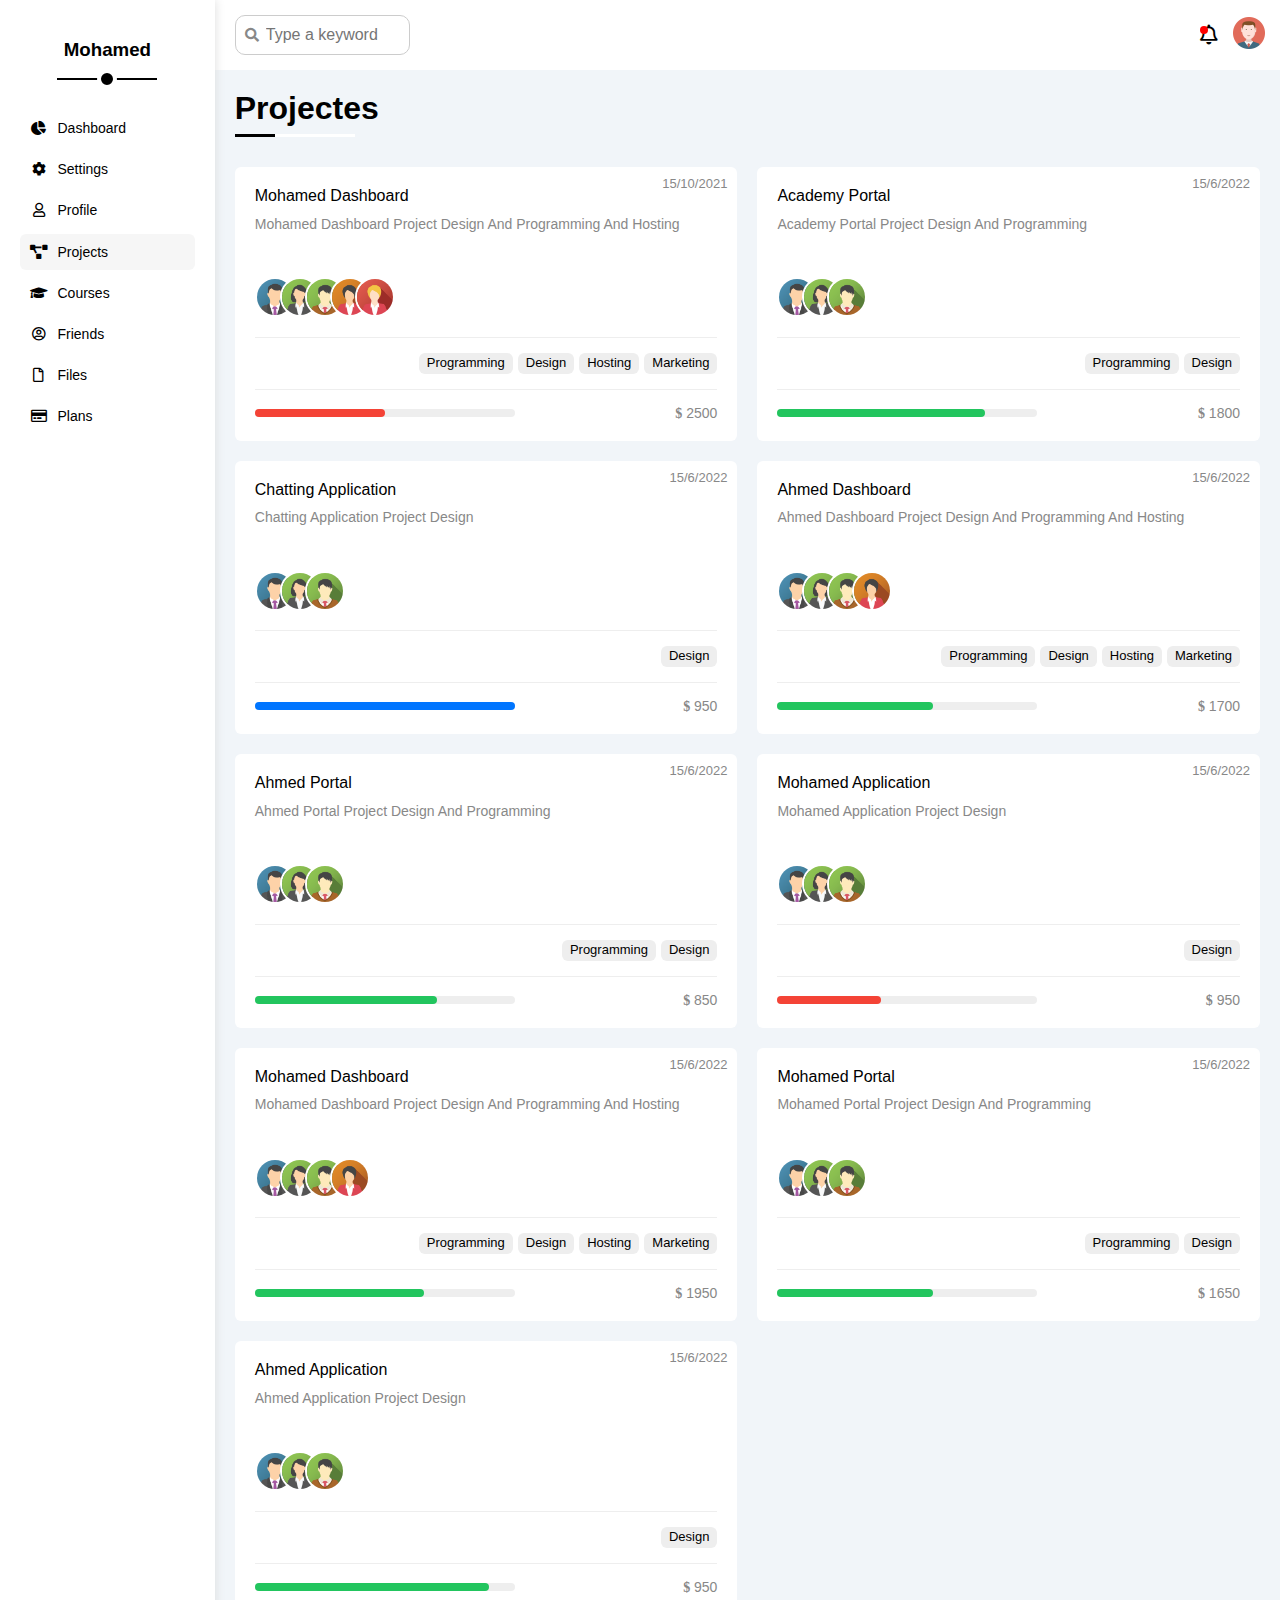
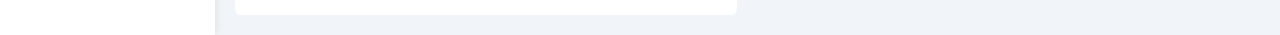
<file: projects.html>
<!DOCTYPE html>
<html lang="en">
  <head>
    <meta charset="UTF-8" />
    <meta http-equiv="X-UA-Compatible" content="IE=edge" />
    <meta name="viewport" content="width=device-width, initial-scale=1.0" />
    <meta name="description" content="This is the Projects Page" />
    <link rel="stylesheet" href="CSS/Normalize.css" />
    <link rel="stylesheet" href="CSS/all.css" />
    <link rel="stylesheet" href="CSS/framework.css" />
    <link rel="stylesheet" href="CSS/Home-page.css" />
    <link rel="stylesheet" href="CSS/Projectes.css" />
    <title>Projectes</title>
  </head>
  <body>
    <div class="page d-flex">
      <div class="sidebar bg-white p-20 p-relative">
        <h3 class="p-relative txt-c mt0">Mohamed</h3>
        <ul class="links">
          <li>
            <a
              class="d-flex align-center fs-14 c-black rad-6 p-10"
              href="index.html"
            >
              <i class="fa-solid fa-chart-pie fa-fw"></i>
              <span class="hide-in-mobile">Dashboard</span>
            </a>
          </li>
          <li>
            <a
              class="d-flex align-center fs-14 c-black rad-6 p-10"
              href="settings.html"
            >
              <i class="fa-solid fa-gear fa-fw"></i>
              <span class="hide-in-mobile">Settings</span>
            </a>
          </li>
          <li>
            <a
              class="d-flex align-center fs-14 c-black rad-6 p-10"
              href="profile.html"
            >
              <i class="fa-regular fa-user fa-fw"></i>
              <span class="hide-in-mobile">Profile</span>
            </a>
          </li>
          <li>
            <a
              class="active d-flex align-center fs-14 c-black rad-6 p-10"
              href="projects.html"
            >
              <i class="fa-solid fa-diagram-project fa-fw"></i>
              <span class="hide-in-mobile">Projects</span>
            </a>
          </li>
          <li>
            <a
              class="d-flex align-center fs-14 c-black rad-6 p-10"
              href="courses.html"
            >
              <i class="fa-solid fa-graduation-cap fa-fw"></i>
              <span class="hide-in-mobile">Courses</span>
            </a>
          </li>
          <li>
            <a
              class="d-flex align-center fs-14 c-black rad-6 p-10"
              href="friends.html"
            >
              <i class="fa-regular fa-circle-user fa-fw"></i>
              <span class="hide-in-mobile">Friends</span>
            </a>
          </li>
          <li>
            <a
              class="d-flex align-center fs-14 c-black rad-6 p-10"
              href="files.html"
            >
              <i class="fa-regular fa-file fa-fw"></i>
              <span class="hide-in-mobile">Files</span>
            </a>
          </li>
          <li>
            <a
              class="d-flex align-center fs-14 c-black rad-6 p-10"
              href="plans.html"
            >
              <i class="fa-regular fa-credit-card fa-fw"></i>
              <span class="hide-in-mobile">Plans</span>
            </a>
          </li>
        </ul>
      </div>
      <div class="content w-full">
        <!-- Header -->
        <header class="bg-white p-15 between-flex">
          <div class="search">
            <input
              class="p-10"
              type="search"
              name="search"
              id="search"
              placeholder="Type a keyword"
            />
          </div>
          <div class="icons d-flex align-center">
            <span class="notifiction p-relative">
              <i class="fa-regular fa-bell fa-lg"></i>
            </span>
            <div class="img">
              <img src="Images/Avaters/avatar.png" alt="Avatar" />
              <i class="fas fa-camera fa-lg"></i>
            </div>
          </div>
        </header>
        <!-- Header -->
        <!-- Profile -->
        <h1 class="p-relative">Projectes</h1>
        <div class="projects-page d-grid m-20 gap-20">
          <div class="project bg-white p-20 rad-6 p-relative">
            <span class="date fs-13 c-grey">15/10/2021</span>
            <h4 class="m-0 txt-c-mobile">Mohamed Dashboard</h4>
            <p class="c-grey mt-10 mb-10 fs-14 txt-c-mobile">
              Mohamed Dashboard Project Design And Programming And Hosting
            </p>
            <div class="team">
              <a href="#"><img src="Images/Team/team-01.png" alt="Man" /></a>
              <a href="#"><img src="Images/Team/team-02.png" alt="Woman" /></a>
              <a href="#"><img src="Images/Team/team-03.png" alt="Man" /></a>
              <a href="#"><img src="Images/Team/team-04.png" alt="Woman" /></a>
              <a href="#"><img src="Images/Team/team-05.png" alt="Woman" /></a>
            </div>
            <div class="do d-flex">
              <span class="fs-13 rad-6 bg-eee">Programming</span>
              <span class="fs-13 rad-6 bg-eee">Design</span>
              <span class="fs-13 rad-6 bg-eee">Hosting</span>
              <span class="fs-13 rad-6 bg-eee">Marketing</span>
            </div>
            <div class="info between-flex">
              <div class="prog bg-eee">
                <span class="bg-red" style="width: 50%"></span>
              </div>
              <div class="fs-14 c-grey">
                <i class="fa-solid fa-dollar-sign"></i>
                2500
              </div>
            </div>
          </div>
          <div class="project bg-white p-20 rad-6 p-relative">
            <span class="date fs-13 c-grey">15/6/2022</span>
            <h4 class="m-0 txt-c-mobile">Academy Portal</h4>
            <p class="c-grey mt-10 mb-10 fs-14 txt-c-mobile">
              Academy Portal Project Design And Programming
            </p>
            <div class="team">
              <a href="#"><img src="Images/Team/team-01.png" alt="Man" /></a>
              <a href="#"><img src="Images/Team/team-02.png" alt="Woman" /></a>
              <a href="#"><img src="Images/Team/team-03.png" alt="Man" /></a>
            </div>
            <div class="do d-flex">
              <span class="fs-13 rad-6 bg-eee">Programming</span>
              <span class="fs-13 rad-6 bg-eee">Design</span>
            </div>
            <div class="info between-flex">
              <div class="prog bg-eee">
                <span class="bg-green" style="width: 80%"></span>
              </div>
              <div class="fs-14 c-grey">
                <i class="fa-solid fa-dollar-sign"></i>
                1800
              </div>
            </div>
          </div>
          <div class="project bg-white p-20 rad-6 p-relative">
            <span class="date fs-13 c-grey">15/6/2022</span>
            <h4 class="m-0 txt-c-mobile">Chatting Application</h4>
            <p class="c-grey mt-10 mb-10 fs-14 txt-c-mobile">
              Chatting Application Project Design
            </p>
            <div class="team">
              <a href="#"><img src="Images/Team/team-01.png" alt="Man" /></a>
              <a href="#"><img src="Images/Team/team-02.png" alt="Woman" /></a>
              <a href="#"><img src="Images/Team/team-03.png" alt="Man" /></a>
            </div>
            <div class="do d-flex">
              <span class="fs-13 rad-6 bg-eee">Design</span>
            </div>
            <div class="info between-flex">
              <div class="prog bg-eee">
                <span class="bg-blue" style="width: 100%"></span>
              </div>
              <div class="fs-14 c-grey">
                <i class="fa-solid fa-dollar-sign"></i>
                950
              </div>
            </div>
          </div>
          <div class="project bg-white p-20 rad-6 p-relative">
            <span class="date fs-13 c-grey">15/6/2022</span>
            <h4 class="m-0 txt-c-mobile">Ahmed Dashboard</h4>
            <p class="c-grey mt-10 mb-10 fs-14 txt-c-mobile">
              Ahmed Dashboard Project Design And Programming And Hosting
            </p>
            <div class="team">
              <a href="#"><img src="Images/Team/team-01.png" alt="Man" /></a>
              <a href="#"><img src="Images/Team/team-02.png" alt="Woman" /></a>
              <a href="#"><img src="Images/Team/team-03.png" alt="Man" /></a>
              <a href="#"><img src="Images/Team/team-04.png" alt="Woman" /></a>
            </div>
            <div class="do d-flex">
              <span class="fs-13 rad-6 bg-eee">Programming</span>
              <span class="fs-13 rad-6 bg-eee">Design</span>
              <span class="fs-13 rad-6 bg-eee">Hosting</span>
              <span class="fs-13 rad-6 bg-eee">Marketing</span>
            </div>
            <div class="info between-flex">
              <div class="prog bg-eee">
                <span class="bg-green" style="width: 60%"></span>
              </div>
              <div class="fs-14 c-grey">
                <i class="fa-solid fa-dollar-sign"></i>
                1700
              </div>
            </div>
          </div>
          <div class="project bg-white p-20 rad-6 p-relative">
            <span class="date fs-13 c-grey">15/6/2022</span>
            <h4 class="m-0 txt-c-mobile">Ahmed Portal</h4>
            <p class="c-grey mt-10 mb-10 fs-14 txt-c-mobile">
              Ahmed Portal Project Design And Programming
            </p>
            <div class="team">
              <a href="#"><img src="Images/Team/team-01.png" alt="Man" /></a>
              <a href="#"><img src="Images/Team/team-02.png" alt="Woman" /></a>
              <a href="#"><img src="Images/Team/team-03.png" alt="Man" /></a>
            </div>
            <div class="do d-flex">
              <span class="fs-13 rad-6 bg-eee">Programming</span>
              <span class="fs-13 rad-6 bg-eee">Design</span>
            </div>
            <div class="info between-flex">
              <div class="prog bg-eee">
                <span class="bg-green" style="width: 70%"></span>
              </div>
              <div class="fs-14 c-grey">
                <i class="fa-solid fa-dollar-sign"></i>
                850
              </div>
            </div>
          </div>
          <div class="project bg-white p-20 rad-6 p-relative">
            <span class="date fs-13 c-grey">15/6/2022</span>
            <h4 class="m-0 txt-c-mobile">Mohamed Application</h4>
            <p class="c-grey mt-10 mb-10 fs-14 txt-c-mobile">
              Mohamed Application Project Design
            </p>
            <div class="team">
              <a href="#"><img src="Images/Team/team-01.png" alt="Man" /></a>
              <a href="#"><img src="Images/Team/team-02.png" alt="Woman" /></a>
              <a href="#"><img src="Images/Team/team-03.png" alt="Man" /></a>
            </div>
            <div class="do d-flex">
              <span class="fs-13 rad-6 bg-eee">Design</span>
            </div>
            <div class="info between-flex">
              <div class="prog bg-eee">
                <span class="bg-red" style="width: 40%"></span>
              </div>
              <div class="fs-14 c-grey">
                <i class="fa-solid fa-dollar-sign"></i>
                950
              </div>
            </div>
          </div>
          <div class="project bg-white p-20 rad-6 p-relative">
            <span class="date fs-13 c-grey">15/6/2022</span>
            <h4 class="m-0 txt-c-mobile">Mohamed Dashboard</h4>
            <p class="c-grey mt-10 mb-10 fs-14 txt-c-mobile">
              Mohamed Dashboard Project Design And Programming And Hosting
            </p>
            <div class="team">
              <a href="#"><img src="Images/Team/team-01.png" alt="Man" /></a>
              <a href="#"><img src="Images/Team/team-02.png" alt="Woman" /></a>
              <a href="#"><img src="Images/Team/team-03.png" alt="Man" /></a>
              <a href="#"><img src="Images/Team/team-04.png" alt="Woman" /></a>
            </div>
            <div class="do d-flex">
              <span class="fs-13 rad-6 bg-eee">Programming</span>
              <span class="fs-13 rad-6 bg-eee">Design</span>
              <span class="fs-13 rad-6 bg-eee">Hosting</span>
              <span class="fs-13 rad-6 bg-eee">Marketing</span>
            </div>
            <div class="info between-flex">
              <div class="prog bg-eee">
                <span class="bg-green" style="width: 65%"></span>
              </div>
              <div class="fs-14 c-grey">
                <i class="fa-solid fa-dollar-sign"></i>
                1950
              </div>
            </div>
          </div>
          <div class="project bg-white p-20 rad-6 p-relative">
            <span class="date fs-13 c-grey">15/6/2022</span>
            <h4 class="m-0 txt-c-mobile">Mohamed Portal</h4>
            <p class="c-grey mt-10 mb-10 fs-14 txt-c-mobile">
              Mohamed Portal Project Design And Programming
            </p>
            <div class="team">
              <a href="#"><img src="Images/Team/team-01.png" alt="Man" /></a>
              <a href="#"><img src="Images/Team/team-02.png" alt="Woman" /></a>
              <a href="#"><img src="Images/Team/team-03.png" alt="Man" /></a>
            </div>
            <div class="do d-flex">
              <span class="fs-13 rad-6 bg-eee">Programming</span>
              <span class="fs-13 rad-6 bg-eee">Design</span>
            </div>
            <div class="info between-flex">
              <div class="prog bg-eee">
                <span class="bg-green" style="width: 60%"></span>
              </div>
              <div class="fs-14 c-grey">
                <i class="fa-solid fa-dollar-sign"></i>
                1650
              </div>
            </div>
          </div>
          <div class="project bg-white p-20 rad-6 p-relative">
            <span class="date fs-13 c-grey">15/6/2022</span>
            <h4 class="m-0 txt-c-mobile">Ahmed Application</h4>
            <p class="c-grey mt-10 mb-10 fs-14 txt-c-mobile">
              Ahmed Application Project Design
            </p>
            <div class="team">
              <a href="#"><img src="Images/Team/team-01.png" alt="Man" /></a>
              <a href="#"><img src="Images/Team/team-02.png" alt="Woman" /></a>
              <a href="#"><img src="Images/Team/team-03.png" alt="Man" /></a>
            </div>
            <div class="do d-flex">
              <span class="fs-13 rad-6 bg-eee">Design</span>
            </div>
            <div class="info between-flex">
              <div class="prog bg-eee">
                <span class="bg-green" style="width: 90%"></span>
              </div>
              <div class="fs-14 c-grey">
                <i class="fa-solid fa-dollar-sign"></i>
                950
              </div>
            </div>
          </div>
        </div>
        <!-- Profile -->
      </div>
    </div>
  </body>
</html>
</file>
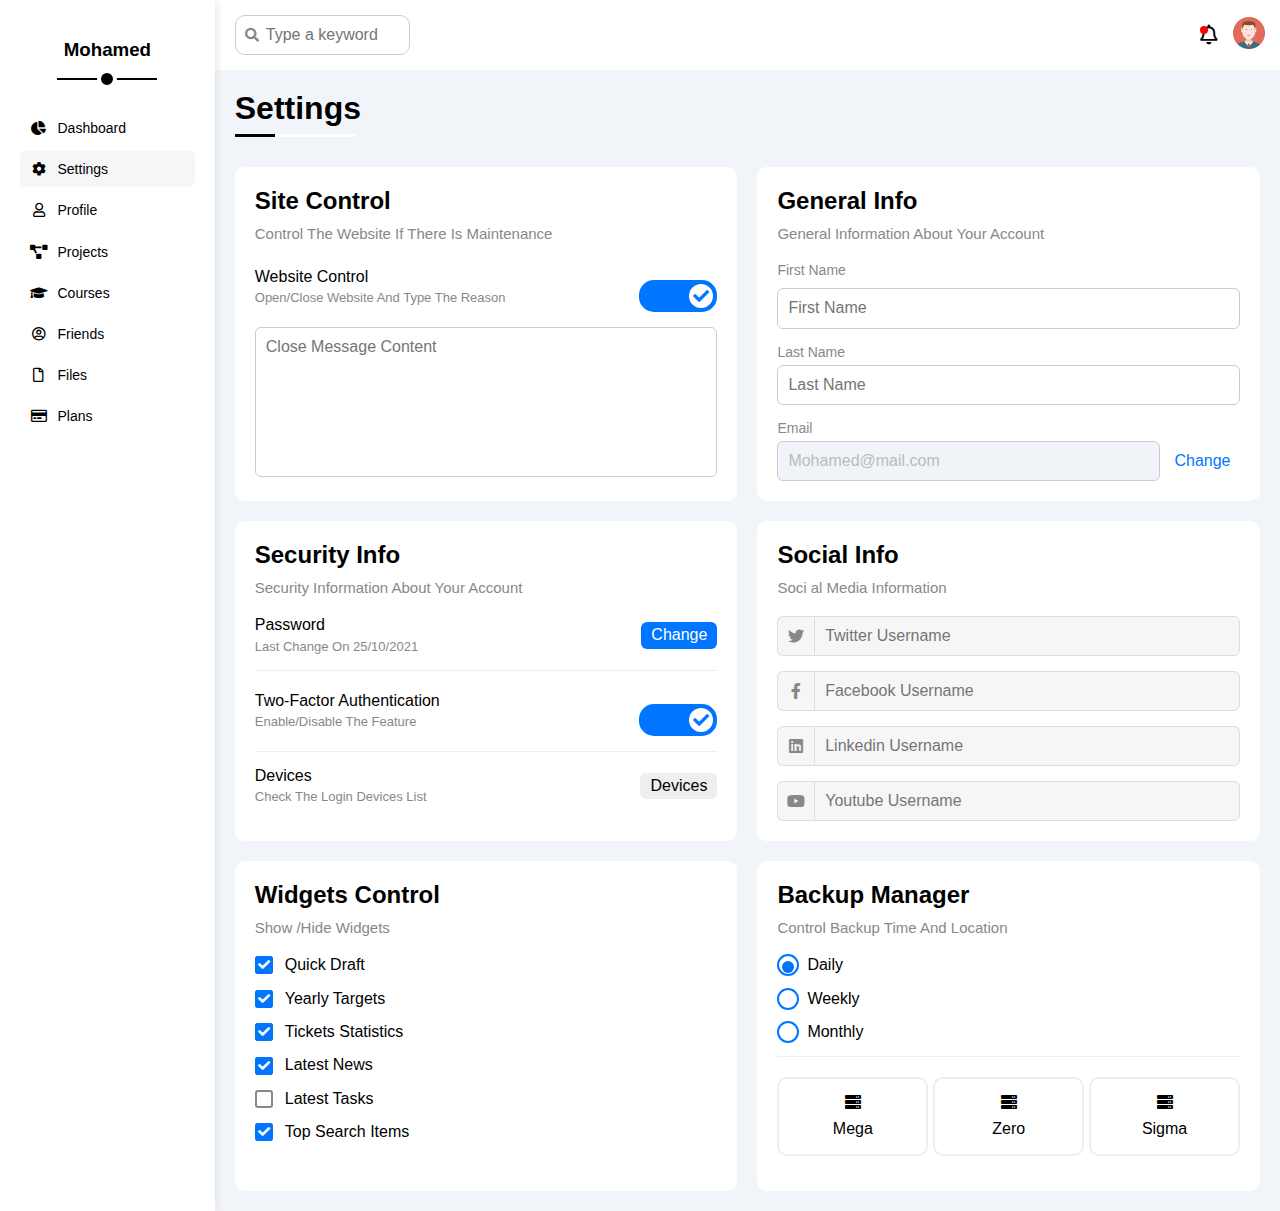
<file: settings.html>
<!DOCTYPE html>
<html lang="en">
  <head>
    <meta charset="UTF-8" />
    <meta http-equiv="X-UA-Compatible" content="IE=edge" />
    <meta name="viewport" content="width=device-width, initial-scale=1.0" />
    <meta name="description" content="This is the Setting Page" />
    <link rel="stylesheet" href="CSS/Normalize.css" />
    <link rel="stylesheet" href="CSS/all.css" />
    <link rel="stylesheet" href="CSS/framework.css" />
    <link rel="stylesheet" href="CSS/Home-page.css" />
    <link rel="stylesheet" href="CSS/settings.css" />
    <title>Settings</title>
  </head>
  <body>
    <div class="page d-flex">
      <div class="sidebar bg-white p-20 p-relative">
        <h3 class="p-relative txt-c mt0">Mohamed</h3>
        <ul class="links">
          <li>
            <a
              class="d-flex align-center fs-14 c-black rad-6 p-10"
              href="index.html"
            >
              <i class="fa-solid fa-chart-pie fa-fw"></i>
              <span class="hide-in-mobile">Dashboard</span>
            </a>
          </li>
          <li>
            <a
              class="active d-flex align-center fs-14 c-black rad-6 p-10"
              href="settings.html"
            >
              <i class="fa-solid fa-gear fa-fw"></i>
              <span class="hide-in-mobile">Settings</span>
            </a>
          </li>
          <li>
            <a
              class="d-flex align-center fs-14 c-black rad-6 p-10"
              href="profile.html"
            >
              <i class="fa-regular fa-user fa-fw"></i>
              <span class="hide-in-mobile">Profile</span>
            </a>
          </li>
          <li>
            <a
              class="d-flex align-center fs-14 c-black rad-6 p-10"
              href="projects.html"
            >
              <i class="fa-solid fa-diagram-project fa-fw"></i>
              <span class="hide-in-mobile">Projects</span>
            </a>
          </li>
          <li>
            <a
              class="d-flex align-center fs-14 c-black rad-6 p-10"
              href="courses.html"
            >
              <i class="fa-solid fa-graduation-cap fa-fw"></i>
              <span class="hide-in-mobile">Courses</span>
            </a>
          </li>
          <li>
            <a
              class="d-flex align-center fs-14 c-black rad-6 p-10"
              href="friends.html"
            >
              <i class="fa-regular fa-circle-user fa-fw"></i>
              <span class="hide-in-mobile">Friends</span>
            </a>
          </li>
          <li>
            <a
              class="d-flex align-center fs-14 c-black rad-6 p-10"
              href="files.html"
            >
              <i class="fa-regular fa-file fa-fw"></i>
              <span class="hide-in-mobile">Files</span>
            </a>
          </li>
          <li>
            <a
              class="d-flex align-center fs-14 c-black rad-6 p-10"
              href="plans.html"
            >
              <i class="fa-regular fa-credit-card fa-fw"></i>
              <span class="hide-in-mobile">Plans</span>
            </a>
          </li>
        </ul>
      </div>
      <div class="content w-full">
        <!-- Header -->
        <header class="bg-white p-15 between-flex">
          <div class="search">
            <input
              class="p-10"
              type="search"
              name="search"
              id="search"
              placeholder="Type a keyword"
            />
          </div>
          <div class="icons d-flex align-center">
            <span class="notifiction p-relative">
              <i class="fa-regular fa-bell fa-lg"></i>
            </span>
            <div class="img">
              <img src="Images/Avaters/avatar.png" alt="Avatar" />
              <i class="fas fa-camera fa-lg"></i>
            </div>
          </div>
        </header>
        <!-- Header -->
        <!-- Settings -->
        <h1 class="p-relative">Settings</h1>
        <div class="settings-page m-20 d-grid gap-20">
          <!-- Settings Box -->
          <div class="p-20 bg-white rad-10">
            <h2 class="mt-0 mb-10 txt-c-mobile">Site Control</h2>
            <p class="mt-0 mb-20 c-grey fs-15 txt-c-mobile">
              Control The Website If There Is Maintenance
            </p>
            <div class="mb-15 between-flex f-column-mobile">
              <div>
                <span>Website Control</span>
                <p class="c-grey mt-5 mb-0 fs-13">
                  Open/Close Website And Type The Reason
                </p>
              </div>
              <div>
                <label>
                  <input class="toggle-checkbox" type="checkbox" checked="" />
                  <span style="display: block" class="toggle-switch"></span>
                </label>
              </div>
            </div>
            <textarea
              class="close-message p-10 rad-6 d-block w-full"
              placeholder="Close Message Content"
            ></textarea>
          </div>
          <!-- Settings Box -->
          <!-- General Info -->
          <div class="p-20 bg-white rad-10">
            <h2 class="mt-0 mb-10 txt-c-mobile">General Info</h2>
            <p class="mt-0 mb-20 c-grey fs-15 txt-c-mobile">
              General Information About Your Account
            </p>
            <div class="mb-15">
              <label class="fs-14 c-grey d-block mb-10" for="first"
                >First Name</label
              >
              <input
                class="b-none border-ccc p-10 rad-6 d-block w-full"
                type="text"
                id="first"
                placeholder="First Name"
              />
            </div>
            <div class="mb-15">
              <label class="fs-14 c-grey d-block mb-5" for="last"
                >Last Name</label
              >
              <input
                class="b-none border-ccc p-10 rad-6 d-block w-full"
                id="last"
                type="text"
                placeholder="Last Name"
              />
            </div>
            <div>
              <label class="fs-14 c-grey d-block mb-5" for="email">Email</label>
              <input
                class="email b-none border-ccc p-10 rad-6 w-full mr-10"
                id="email"
                type="email"
                value="Mohamed@mail.com"
                disabled=""
              />
              <a class="c-blue" href="#">Change</a>
            </div>
          </div>
          <!-- General Info -->
          <!-- Security Info -->
          <div class="p-20 bg-white rad-10">
            <h2 class="mt-0 mb-10 txt-c-mobile">Security Info</h2>
            <p class="mt-0 mb-20 c-grey fs-15 txt-c-mobile">
              Security Information About Your Account
            </p>
            <div class="sec-box mb-15 between-flex f-column-mobile">
              <div>
                <span>Password</span>
                <p class="c-grey mt-5 mb-0 fs-13">Last Change On 25/10/2021</p>
              </div>
              <a class="button bg-blue c-white btn-shape" href="#">Change</a>
            </div>
            <div class="sec-box mb-15 between-flex f-column-mobile">
              <div>
                <span>Two-Factor Authentication</span>
                <p class="c-grey mt-5 mb-0 fs-13">Enable/Disable The Feature</p>
              </div>
              <label>
                <input class="toggle-checkbox" type="checkbox" checked="" />
                <span style="display: block" class="toggle-switch"></span>
              </label>
            </div>
            <div class="sec-box between-flex f-column-mobile">
              <div>
                <span>Devices</span>
                <p class="c-grey mt-5 mb-0 fs-13">
                  Check The Login Devices List
                </p>
              </div>
              <a class="bg-eee c-black btn-shape" href="#">Devices</a>
            </div>
          </div>
          <!-- Security Info -->
          <!-- Social Info -->
          <div class="social-boxes p-20 bg-white rad-10">
            <h2 class="mt-0 mb-10 txt-c-mobile">Social Info</h2>
            <p class="mt-0 mb-20 c-grey fs-15 txt-c-mobile">
              Soci al Media Information
            </p>
            <div class="d-flex align-center mb-15">
              <i class="fa-brands fa-twitter center-flex c-grey twitter"></i>
              <input
                class="w-full"
                type="text"
                placeholder="Twitter Username"
              />
            </div>
            <div class="d-flex align-center mb-15">
              <i
                class="fa-brands fa-facebook-f center-flex c-grey facebook"
              ></i>
              <input
                class="w-full"
                type="text"
                placeholder="Facebook Username"
              />
            </div>
            <div class="d-flex align-center mb-15">
              <i class="fa-brands fa-linkedin center-flex c-grey linkedin"></i>
              <input
                class="w-full"
                type="text"
                placeholder="Linkedin Username"
              />
            </div>
            <div class="d-flex align-center">
              <i class="fa-brands fa-youtube center-flex c-grey youtube"></i>
              <input
                class="w-full"
                type="text"
                placeholder="Youtube Username"
              />
            </div>
          </div>
          <!-- Social Info -->
          <!-- Widgets Control -->
          <div class="widgets-control p-20 bg-white rad-10">
            <h2 class="mt-0 mb-10 txt-c-mobile">Widgets Control</h2>
            <p class="mt-0 mb-20 c-grey fs-15 txt-c-mobile">
              Show /Hide Widgets
            </p>
            <div class="control d-flex align-center mb-15">
              <input type="checkbox" id="one" checked="" />
              <label for="one">Quick Draft</label>
            </div>
            <div class="control d-flex align-center mb-15">
              <input type="checkbox" id="two" checked="" />
              <label for="two">Yearly Targets</label>
            </div>
            <div class="control d-flex align-center mb-15">
              <input type="checkbox" id="three" checked="" />
              <label for="three">Tickets Statistics</label>
            </div>
            <div class="control d-flex align-center mb-15">
              <input type="checkbox" id="four" checked="" />
              <label for="four">Latest News</label>
            </div>
            <div class="control d-flex align-center mb-15">
              <input type="checkbox" id="five" />
              <label for="five">Latest Tasks</label>
            </div>
            <div class="control d-flex align-center mb-15">
              <input type="checkbox" id="six" checked="" />
              <label for="six">Top Search Items</label>
            </div>
          </div>
          <!-- Widgets Control -->
          <!-- Backup Manager -->
          <div class="backup-control p-20 bg-white rad-10">
            <h2 class="mt-0 mb-10 txt-c-mobile">Backup Manager</h2>
            <p class="mt-0 mb-20 c-grey fs-15 txt-c-mobile">
              Control Backup Time And Location
            </p>
            <div class="date d-flex align-center mb-15">
              <input type="radio" name="time" id="daily" checked="" />
              <label for="daily">Daily</label>
            </div>
            <div class="date d-flex align-center mb-15">
              <input type="radio" name="time" id="weekly" />
              <label for="weekly">Weekly</label>
            </div>
            <div class="date d-flex align-center mb-15">
              <input type="radio" name="time" id="monthly" />
              <label for="monthly">Monthly</label>
            </div>
            <div class="servers d-flex align-center txt-c">
              <input type="radio" name="servers" id="server-one" />
              <div class="server mb-15 rad-10 w-full">
                <label class="d-block m-15" for="server-one">
                  <i class="fa-solid fa-server d-block mb-10"></i>
                  Mega
                </label>
              </div>
              <input type="radio" name="servers" id="server-two" checked="" />
              <div class="server mb-15 rad-10 w-full ml-5 mr-5">
                <label class="d-block m-15" for="server-two">
                  <i class="fa-solid fa-server d-block mb-10"></i>
                  Zero
                </label>
              </div>
              <input type="radio" name="servers" id="server-three" />
              <div class="server mb-15 rad-10 w-full">
                <label class="d-block m-15" for="server-three">
                  <i class="fa-solid fa-server d-block mb-10"></i>
                  Sigma
                </label>
              </div>
            </div>
          </div>
          <!-- Backup Manager -->
        </div>
        <!-- Settings -->
      </div>
    </div>
    <script src="JavaScript/setting.js"></script>
  </body>
</html>
</file>
<file: CSS/framework.css>
.d-flex{display:flex}.align-center{align-items:center}.d-grid{display:grid}.d-block{display:block}.f-wrap{flex-wrap:wrap}.f-1{flex:1}.space-between{justify-content:space-between}.bg-white{background-color:#fff}.bg-eee{background-color:#eee}.bg-blue{background-color:var(--blue-color)}.bg-orange{background-color:var(--orange-color)}.bg-green{background-color:var(--green-color)}.bg-red{background-color:var(--red-color)}.c-black{color:#000}.c-grey{color:var(--grey-color)}.c-white{color:#fff}.c-blue{color:var(--blue-color)}.c-orange{color:var(--orange-color)}.c-green{color:var(--green-color)}.c-red{color:var(--red-color)}.p-relative{position:relative}.p-10{padding:10px}.pt-10{padding-top:10px}.pr-10{padding-right:10px}.pb-10{padding-bottom:10px}.pl-10{padding-left:10px}.p-15{padding:15px}.pt-15{padding-top:15px}.pr-15{padding-right:15px}.pb-15{padding-bottom:15px}.pl-15{padding-left:15px}.p-20{padding:20px}.pt-20{padding-top:20px}.pr-20{padding-right:20px}.pb-20{padding-bottom:20px}.pl-20{padding-left:20px}.m-0{margin:0}.mt-0{margin-top:0}.mr-0{margin-right:0}.mb-0{margin-bottom:0}.ml-0{margin-left:0}.m-5{margin:5px}.mt-5{margin-top:5px}.mr-5{margin-right:5px}.mb-5{margin-bottom:5px}.ml-5{margin-left:5px}.m-10{margin:10px}.mt-10{margin-top:10px}.mr-10{margin-right:10px}.mb-10{margin-bottom:10px}.ml-10{margin-left:10px}.m-15{margin:15px}.mt-15{margin-top:15px}.mr-15{margin-right:15px}.mb-15{margin-bottom:15px}.ml-15{margin-left:15px}.m-20{margin:20px}.mt-20{margin-top:20px}.mr-20{margin-right:20px}.mb-20{margin-bottom:20px}.ml-20{margin-left:20px}.m-25{margin:25px}.mt-25{margin-top:25px}.mr-25{margin-right:25px}.mb-25{margin-bottom:25px}.ml-25{margin-left:25px}.gap-20{gap:20px}.txt-c{text-align:center}.fs-13{font-size:13px}.fs-14{font-size:14px}.fs-15{font-size:15px}.fs-25{font-size:25px}.w-full{width:100%}.h-full{height:100%}.w-fit{width:fit-content}.fw-bold{font-weight:700}.rad-6{border-radius:6px}.rad-10{border-radius:10px}.b-none{border:none}.border-ccc{border:1px solid #ccc}@media (max-width:768px){.hide-in-mobile{display:none}.block-mobile{display:block}.txt-c-mobile{text-align:center}.f-column-mobile{flex-direction:column}.fs-10-mobile{font-size:10px}.fs-11-mobile{font-size:11px}.align-center-mobile{align-items:center}.fs-15-mobile{font-size:15px}.mb-10-mobile{margin-bottom:10px}}.between-flex{display:flex;align-items:center;justify-content:space-between}.center-flex{display:flex;align-items:center;justify-content:center}.btn-shape{padding:4px 10px;border-radius:6px}.toggle-checkbox{appearance:none}.toggle-switch{background-color:#ccc;width:78px;height:32px;border-radius:15px;position:relative;transition:0.3s;cursor:pointer}.toggle-switch::before{font-family:var(--fa-style-family-classic);content:"\f00d";font-weight:900;background-color:#fff;width:24px;height:24px;border-radius:50%;position:absolute;display:flex;align-items:center;justify-content:center;top:50%;transform:translateY(-50%);margin:0 5px;left:0;color:#aaa;transition:0.3s}.toggle-checkbox:checked+.toggle-switch{background-color:var(--blue-color)}.toggle-checkbox:checked+.toggle-switch::before{content:"\f00c";left:45px;color:var(--blue-color)}
</file>
<file: CSS/Home-page.css>
*{box-sizing:border-box}*:focus{outline:none}:root{--blue-color:#0075ff;--blue-alt-color:#0d69d5;--orange-color:#f59e0b;--green-color:#22c55e;--red-color:#f44336;--grey-color:#888;--main-transition:0.5s}body{font-family:Arial,Helvetica,sans-serif}a{text-decoration:none}ul{list-style:none;padding:0;margin:0}::-webkit-scrollbar{width:15px}::-webkit-scrollbar-track{background-color:#fff}::-webkit-scrollbar-thumb{background-color:var(--blue-color)}::-webkit-scrollbar-thumb:hover{background-color:var(--blue-alt-color)}.page{background-color:#f1f5f9;min-height:100vh}.sidebar{width:250px;box-shadow:0 0 10px #ddd}.sidebar>h3{margin-bottom:50px}.sidebar ul li a{transition:.4;margin-bottom:5px}.sidebar ul li a.active,.sidebar ul li a:hover{background-color:#f6f6f6}.sidebar ul li a span{font-style:14px;margin-left:10px}.content{overflow:hidden}.content header .search{position:relative}.content header .search::before{font-family:var(--fa-style-family-classic);content:"\f002";font-weight:900;position:absolute;left:15px;top:50%;transform:translateY(-50%);font-size:14px;color:var(--grey-color)}.content header .search input[type="search"]{border:1px solid #ccc;border-radius:10px;margin-left:5px;padding-left:30px;width:175px;transition:width 0.5s,opacity 0.5s}header .search input[type="search"]:focus{border-color:#ddd;width:200px}header .search input:focus::placeholder{opacity:0}header .icons .notifiction::before{content:"";position:absolute;width:8px;height:8px;background-color:red;border-radius:50%}header .icons .img img{width:32px;height:32px;margin-left:15px;cursor:pointer}header .icons .img{position:relative;width:fit-content}header .icons .img::after{content:"";position:absolute;width:32px;height:32px;border-radius:50%;background-color:rgba(0,0,0,0%);left:65%;transform:translateX(-50%);cursor:pointer;transition:0.5s}header .icons .img:hover::after{background-color:rgba(0,0,0,25%)}header .icons .img i{position:absolute;left:65%;transform:translateX(-50%);top:43%;opacity:0;transition:opacity 0.5s}header .icons .img:hover i{opacity:1}h1{margin:20px 20px 40px}h1::before,h1::after{content:"";height:3px;position:absolute;bottom:-10px;left:0}h1::after{background-color:#000;width:40px}h1::before{background-color:#fff;width:120px}.wrapper{grid-template-columns:repeat(auto-fill,minmax(450px,1fr))}.welcome{overflow:hidden}.welcome .intro img{width:200px}.welcome .avatar{width:64px;height:64px;border:2px solid #fff;border-radius:50%;padding:3px;box-shadow:0 0 5px #ddd;margin-top:-32px}.welcome .body{border-top:1px solid #eee;border-bottom:1px solid #eee}.welcome .body>div{flex:1}.welcome .visit{margin:0 15px 15px auto;transition:var(--main-transition)}.welcome .visit:hover{background-color:var(--blue-alt-color)}.quick-draft textarea{resize:none;min-height:180px}.quick-draft .save{margin-left:auto;transition:var(--main-transition);cursor:pointer}.quick-draft .save:hover{background-color:var(--blue-alt-color)}.targets .target-row .icon{width:80px;height:80px;margin-right:14px}.targets .details{flex:1}.targets .details .progress{height:4px}.targets .details .progress>span{position:absolute;left:0;top:0;height:100%}.targets .details .progress>.blue span{position:absolute;bottom:16px;right:-16px;color:#fff;padding:2px 5px;border-radius:6px;font-size:13px}.targets .details .progress>.orange span{position:absolute;bottom:16px;right:-16px;color:#fff;padding:2px 5px;border-radius:6px;font-size:13px}.targets .details .progress>.green span{position:absolute;bottom:16px;right:-16px;color:#fff;padding:2px 5px;border-radius:6px;font-size:13px}.targets .details .progress>span span::after{content:"";position:absolute;left:50%;bottom:-12px;border:7px solid transparent;transform:translateX(-50%)}.targets .details .progress>.blue span::after{border-color:var(--blue-color) transparent transparent transparent}.targets .details .progress>.orange span::after{border-color:var(--orange-color) transparent transparent transparent}.targets .details .progress>.green span::after{border-color:var(--green-color) transparent transparent transparent}.blue .icon,.blue .progress{background-color:rgba(0,117,255,20%)}.orange .icon,.orange .progress{background-color:rgba(245,158,1,20%)}.green .icon,.green .progress{background-color:rgb(34 197 94 / 20%)}.statistics .st-boxes .box{border:1px solid #ccc;transition:var(--main-transition);width:calc(50% - 10px);cursor:pointer}.statistics .st-boxes .box i{transition:var(--main-transition)}.statistics .st-boxes .box .number{transition:var(--main-transition)}.statistics .st-boxes .box:hover .number{color:#fff}.statistics .st-boxes .box:hover i{color:#fff}.statistics .st-boxes .or-box:hover{background-color:var(--orange-color);color:#fff}.statistics .st-boxes .bu-box:hover{background-color:var(--blue-color);color:#fff}.statistics .st-boxes .gr-box:hover{background-color:var(--green-color);color:#fff}.statistics .st-boxes .rd-box:hover{background-color:var(--red-color);color:#fff}.news .news-box:not(:last-of-type){margin-bottom:20px;padding-bottom:20px;border-bottom:1px solid #eee}.news .news-box img{width:100px;border-radius:6px;margin-right:15px}.news .news-box .info{flex:1}.news .news-box .info h3{margin:0 0 6px}.tasks .task:not(:last-of-type){margin-bottom:15px;padding-bottom:15px;border-bottom:1px solid #eee}.tasks .task.done{opacity:.3}.tasks .task.done h3,.tasks .task.done p{text-decoration:line-through}.tasks .head button{background-color:#fff;border:2px solid #eee;transition:var(--main-transition);cursor:pointer}.tasks .head button:hover{color:#fff;background-color:var(--red-color);border-color:var(--red-color)}.tasks .task i{cursor:pointer;transition:var(--main-transition)}.tasks .task i:hover{color:var(--red-color)}.latest-uploads ul li:not(:last-of-type){border-bottom:1px solid #eee}.latest-uploads ul li img{width:40px;height:40px}.progress ul::before{content:"";position:absolute;left:11px;width:2px;height:98%;background-color:var(--blue-color)}.progress ul li::before{content:"";width:20px;height:20px;display:block;border-radius:50%;background-color:#fff;border:2px solid #fff;outline:2px solid var(--blue-color);margin-right:15px;z-index:1}.progress ul li.current::before{animation:change-color 1s infinite alternate}.progress ul li.done::before{background-color:var(--blue-color)}.progress img{width:160px;position:absolute;right:0;bottom:0;opacity:.1}.reminders ul li .key{width:15px;height:15px;border-radius:50%}.reminders ul li>.blue{border-left:2px solid var(--blue-color)}.reminders ul li>.green{border-left:2px solid var(--green-color)}.reminders ul li>.orange{border-left:2px solid var(--orange-color)}.reminders ul li>.red{border-left:2px solid var(--red-color)}.latest-post .avatar{width:48px;height:48px}.latest-post .post-content{text-transform:capitalize;line-height:1.8;border-top:1px solid #eee;border-bottom:1px solid #eee;min-height:140px}.social .box{padding-left:70px}.social .box i{position:absolute;left:0;top:0;width:52px;transition:0.3s}.social .twiter{background-color:rgb(29 161 242 / 20%);color:#1da1f2}.social .twiter i,.social .twiter a{background-color:#1da1f2}.social .facebook{background-color:rgb(24 119 242 / 20%);color:#1da1f2}.social .facebook i,.social .facebook a{background-color:#1877f2}.social .youtube{background-color:rgb(255 0 0 / 20%);color:red}.social .youtube i,.social .youtube a{background-color:red}.social .linkedin{background-color:rgb(0 119 181 / 20%);color:#0077b5}.social .linkedin i,.social .linkedin a{background-color:#0077b5}.project .responsive-tabel{overflow-x:auto}.project table{min-width:1000px;border-spacing:0}.project table thead td{background-color:#eee;font-weight:700}.project table td{padding:15px;transition:var(--main-transition)}.project tbody td{border-bottom:1px solid #eee;border-left:1px solid #eee}.project tbody tr:hover td{background-color:#faf7f7}.project table tbody tr td:last-child{border-right:1px solid #eee}.project table img{width:32px;height:32px;border-radius:50%;padding:2px;background-color:#fff}.project table img:not(:first-child){margin-left:-18px}@keyframes change-color{from{background-color:var(--blue-color)}to{background-color:#fff}}@media (max-width:768px){.sidebar{width:70px;padding:10px}.sidebar ul{padding:0;display:flex;flex-direction:column;align-items:center;gap:10px}.sidebar>h3{font-size:10px;padding-left:0;padding-right:0}.wrapper{grid-template-columns:minmax(200px,1fr);margin-left:10px;margin-right:10px;gap:10px}.welcome .intro{padding-bottom:30px}.welcome .avatar{margin-left:0}.welcome .body>div:not(:last-child){margin-bottom:20px}.news .news-box .info{margin-top:15px;margin-bottom:15px}.news .news-box img{margin-right:0}.targets .target-row .icon{align-items:center}.targets .target-row{align-items:normal}.statistics .st-boxes .box{width:100%}.progress ul li{font-size:10px}.social .box{justify-content:end}.social .box>span{display:none}}@media (min-width:768px){.sidebar>h3::before,.sidebar>h3::after{content:"";position:absolute;background-color:#000;right:50%;transform:translateX(50%)}.sidebar>h3::before{width:100px;height:2px;bottom:-20px}.sidebar>h3::after{width:12px;height:12px;border-radius:50%;border:4px solid #fff;bottom:-29px}}
</file>
<file: CSS/courses.css>
.courses-page{grid-template-columns:repeat(auto-fill,minmax(300px,1fr))}.courses-page .course{overflow:hidden}.courses-page .course .cover{max-width:100%}.courses-page .course .instructor{position:absolute;width:64px;height:64px;border-radius:50%;top:20px;left:20px;border:2px solid #fff}.courses-page .course .description{line-height:1.6}.courses-page .course .info{border-top:1px solid #eee;font-size:13px}.courses-page .course .info .title{position:absolute;top:-13px;left:50%;transform:translateX(-50%);font-size:13px;cursor:pointer}@media (max-width:768px){.courses-page{grid-template-columns:minmax(200px,1fr);margin-left:10px;margin-right:10px;gap:10px}}
</file>
<file: CSS/files.css>
.files-page{flex-direction:row-reverse;align-items:flex-start}.files-page .files-stats{min-width:260px}.files-page .files-stats .blue{background-color:rgb(0 117 255 / 20%)}.files-page .files-stats .icon{width:40px;height:40px;margin-right:10px}.files-page .files-stats .size{margin-left:auto}.files-page .files-stats .upload{margin:15px auto 0;padding:10px 15px;transition:0.3s}.files-page .files-content{flex:1;grid-template-columns:repeat(auto-fill,minmax(200px,1fr))}.files-page .files-content .info{border-top:1px solid #eee}.files-page .files-content img{width:75px;height:75px;transition:0.3s}@media (max-width:768px){.files-page{flex-direction:column;align-items:normal}}
</file>
<file: CSS/friends.css>
.friends-page{grid-template-columns:repeat(auto-fill,minmax(300px,1fr))}.friends-page .contact{position:absolute;left:10px;top:10px}.friends-page .contact i{background-color:#eee;padding:10px;border-radius:50%;color:#666;font-size:13px;cursor:pointer;transition:0.3s}.friends-page .friend .icons{border-top:1px solid #eee;border-bottom:1px solid #eee;margin-top:15px;margin-bottom:15px;padding-top:15px;padding-bottom:15px}.friends-page .friend .icons .vip{position:absolute;right:0;top:50%;transform:translateY(-50%);font-size:40px;opacity:.2}.friends-page .friend img{width:100px;height:100px;border-radius:50%}@media (max-width:768px){.friends-page{grid-template-columns:minmax(200px,1fr);margin-left:10px;margin-right:10px;gap:10px}}
</file>
<file: CSS/plans.css>
.plans-page .plan.green .top{outline-color:var(--green-color)}.plans-page .plan .top{border:3px solid #fff;outline:3px solid transparent;margin-bottom:15px}.plans-page .plan.blue .top{outline-color:var(--blue-color)}.plans-page .plan.orange .top{outline-color:var(--orange-color)}.plans-page .plan ul li{padding:15px 0;display:flex;align-items:center;font-size:15px;border-bottom:1px solid #eee}.plans-page .plan ul li i:first-child{font-size:18px;margin-right:5px}.plans-page .plan ul li .yes{color:var(--green-color)}.plans-page .plan ul li i:not(.yes,.help){color:var(--red-color)}.plans-page .plan ul li .help{color:var(--grey-color);margin-left:auto;cursor:pointer}.btn-shape{padding:4px 10px;border-radius:6px}
</file>
<file: CSS/profile.css>
.profile-page .avatar-box{width:300px}.profile-page .avatar-box>img{width:120px;height:120px}.profile-page .info-box .box{flex-wrap:wrap;border-bottom:1px solid #eee;transition:0.3s}.profile-page .info-box h4{font-weight:400}.profile-page .info-box .box>div{min-width:250px;padding:10px 0 0}.profile-page .info-box .toggle-switch{height:20px}.profile-page .info-box .toggle-checkbox:checked+.toggle-switch::before{left:57px}.profile-page .info-box .toggle-switch::before{width:12px;height:12px;font-size:8px}.profile-page .avatar-box .level{height:6px;overflow:hidden;margin:auto;width:70%}.profile-page .avatar-box .level span{position:absolute;left:0;top:0;height:100%;background-color:var(--blue-color);border-radius:6px}.profile-page .skills-card{flex-grow:1}.profile-page .activities{flex-grow:2}.profile-page .skills-card ul li span{display:inline-flex;padding:4px 10px;background-color:#eee;border-radius:6px;font-size:14px}.profile-page .skills-card ul li span:not(:last-child){margin-right:5px}.profile-page .skills-card ul li:not(:last-child){border-bottom:1px solid #eee}.profile-page .skills-card ul li{padding:15px 0}.profile-page .activity:not(:last-of-type){border-bottom:1px solid #eee;padding-bottom:20px;margin-bottom:20px}.profile-page .activity img{width:64px;height:64px;margin-right:10px}@media (max-width:768px){.profile-page .overview{flex-direction:column}.profile-page .other-data{flex-direction:column}.profile-page .info-box .box{justify-content:center}.profile-page .info-box .box label{display:flex;justify-content:center}.profile-page .activity{justify-content:space-between}.profile-page .activity img{display:none}}@media (min-width:768px){.profile-page .avatar-box{border-right:1px solid #eee}.profile-page .activity .date{margin-left:auto;text-align:right}}
</file>
<file: CSS/Projectes.css>
.projects-page{grid-template-columns:repeat(auto-fill,minmax(500px,1fr))}.projects-page .project .team{position:relative;min-height:80px}.projects-page .project .team a{position:absolute;left:0;bottom:0}.projects-page .project .team a:nth-child(2){left:25px}.projects-page .project .team a:nth-child(3){left:50px}.projects-page .project .team a:nth-child(4){left:75px}.projects-page .project .team a:nth-child(5){left:100px}.projects-page .project .team a:hover{z-index:1}.projects-page .project .team img{width:40px;height:40px;border-radius:50%;border:2px solid #fff}.projects-page .project h4{font-weight:400}.projects-page .project .date{position:absolute;right:10px;top:10px}.projects-page .project .do{justify-content:flex-end;border-top:1px solid #eee;padding-top:15px;margin-top:15px}.projects-page .project .do span{padding:3px 8px;margin-left:5px;width:fit-content}.projects-page .project .info{border-top:1px solid #eee;margin-top:15px;padding-top:15px}.projects-page .project .prog span{position:absolute;left:0;top:0;height:100%;border-radius:6px}.projects-page .project .prog{height:8px;width:260px;position:relative;border-radius:6px}@media (max-width:768px){.projects-page{grid-template-columns:minmax(200px,1fr);margin-left:10px;margin-right:10px;gap:10px}.projects-page .project .do{flex-direction:column}.projects-page .project .do span:not(:last-child){margin-bottom:15px}.projects-page .project .info{flex-direction:column}.projects-page .project .prog{margin-bottom:15px}.projects-page .project .prog{width:225px}}
</file>
<file: CSS/settings.css>
.settings-page{grid-template-columns:repeat(auto-fill,minmax(500px,1fr))}.settings-page .close-message{border:1px solid #ccc;resize:none;min-height:150px}.settings-page :disabled{cursor:no-drop;background-color:#f0f4f8;color:#bbb}.settings-page .email{display:inline-flex;width:calc(100% - 80px)}.settings-page .sec-box:not(:last-of-type){border-bottom:1px solid #eee}.settings-page .sec-box{padding-bottom:15px}.settings-page .social-boxes i{width:40px;height:40px;background-color:#f6f6f6;border:1px solid #ddd;border-right:none;border-radius:6px 0 0 6px;transition:0.3s}.settings-page .social-boxes input{height:40px;background-color:#f6f6f6;border:1px solid #ddd;padding-left:10px;border-radius:0 6px 6px 0}.settings-page .social-boxes>div:focus-within i.twitter{color:#1da1f2}.settings-page .social-boxes>div:focus-within i.facebook{color:#1877f2}.settings-page .social-boxes>div:focus-within i.linkedin{color:#0077b5}.settings-page .social-boxes>div:focus-within i.youtube{color:red}.widgets-control .control input[type="checkbox"]{appearance:none}.widgets-control .control label{padding-left:30px;position:relative;cursor:pointer}.widgets-control .control label::before,.widgets-control .control label::after{position:absolute;top:50%;left:0;margin-top:-9px;border-radius:3px}.widgets-control .control label::before{content:"";width:14px;height:14px;border:2px solid var(--grey-color)}.widgets-control .control label:hover::before{border-color:var(--blue-color)}.widgets-control .control label::after{font-family:var(--fa-style-family-classic);content:"\f00c";font-weight:900;color:#fff;background-color:var(--blue-color);font-size:12px;width:18px;height:18px;display:flex;align-items:center;justify-content:center;transform:scale(0) rotate(360deg);transition:0.3s}.widgets-control .control input[type="checkbox"]:checked+label::after{transform:scale(1) rotate(0deg)}.backup-control input[type="radio"]{-webkit-appearance:none;appearance:none}.backup-control .date label{padding-left:30px;cursor:pointer;position:relative}.backup-control .date label::before,.backup-control .date label::after{content:"";position:absolute;border-radius:50%}.backup-control .date label::before{width:18px;height:18px;border:2px solid var(--blue-color);top:50%;margin-top:-11px;left:0}.backup-control .date label::after{width:12px;height:12px;background-color:var(--blue-color);left:5px;transform:scale(0);top:5px;transition:0.3s}.backup-control .date input[type="radio"]:checked+label::after{transform:scale(1)}.backup-control .servers{border-top:1px solid #eee;padding-top:20px}.backup-control .servers .server label{cursor:pointer}.backup-control .servers .server{border:2px solid #eee;transition:0.3s}@media (max-width:768px){.settings-page .email{width:100%;margin-bottom:10px}.sec-box>div:nth-child(2n+1){margin-bottom:10px}}@media (max-width:610px){.settings-page{grid-template-columns:repeat(auto-fill,minmax(260px,1fr))}.servers{font-size:13px}}
</file>
